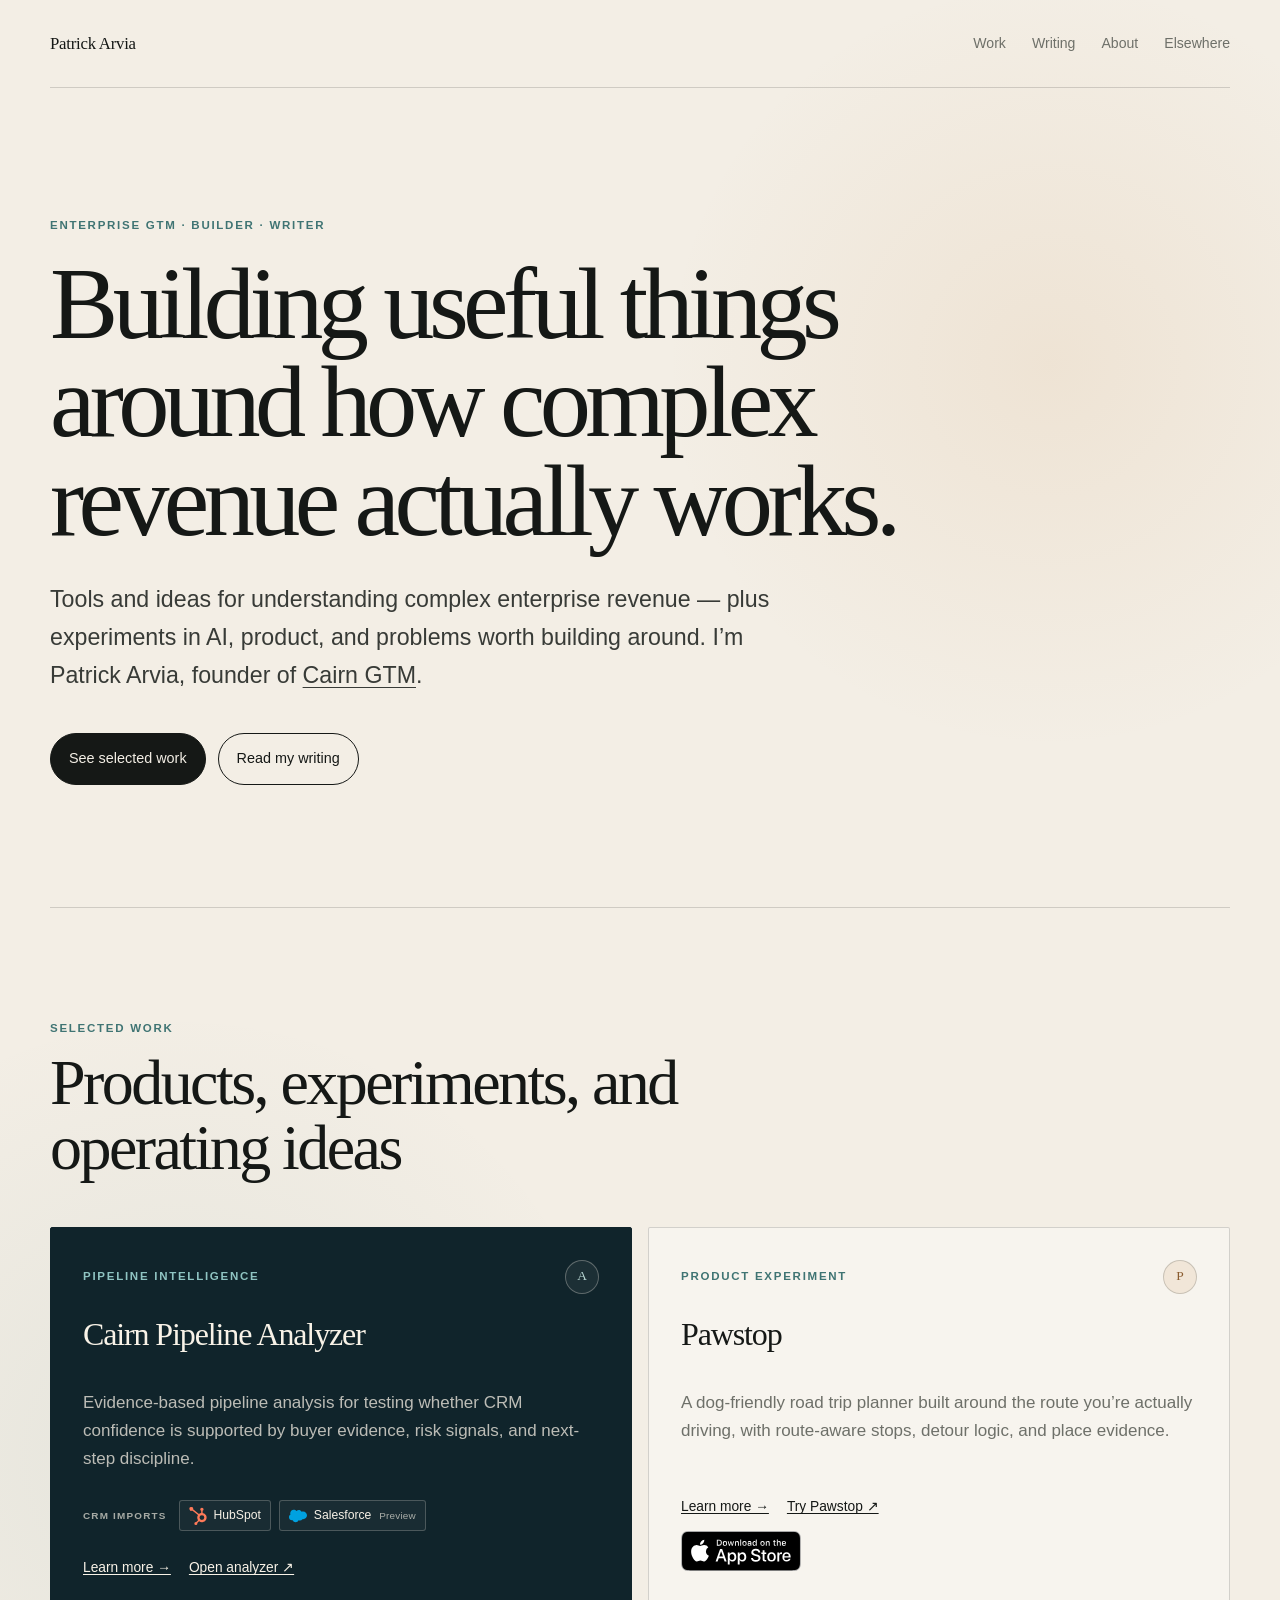
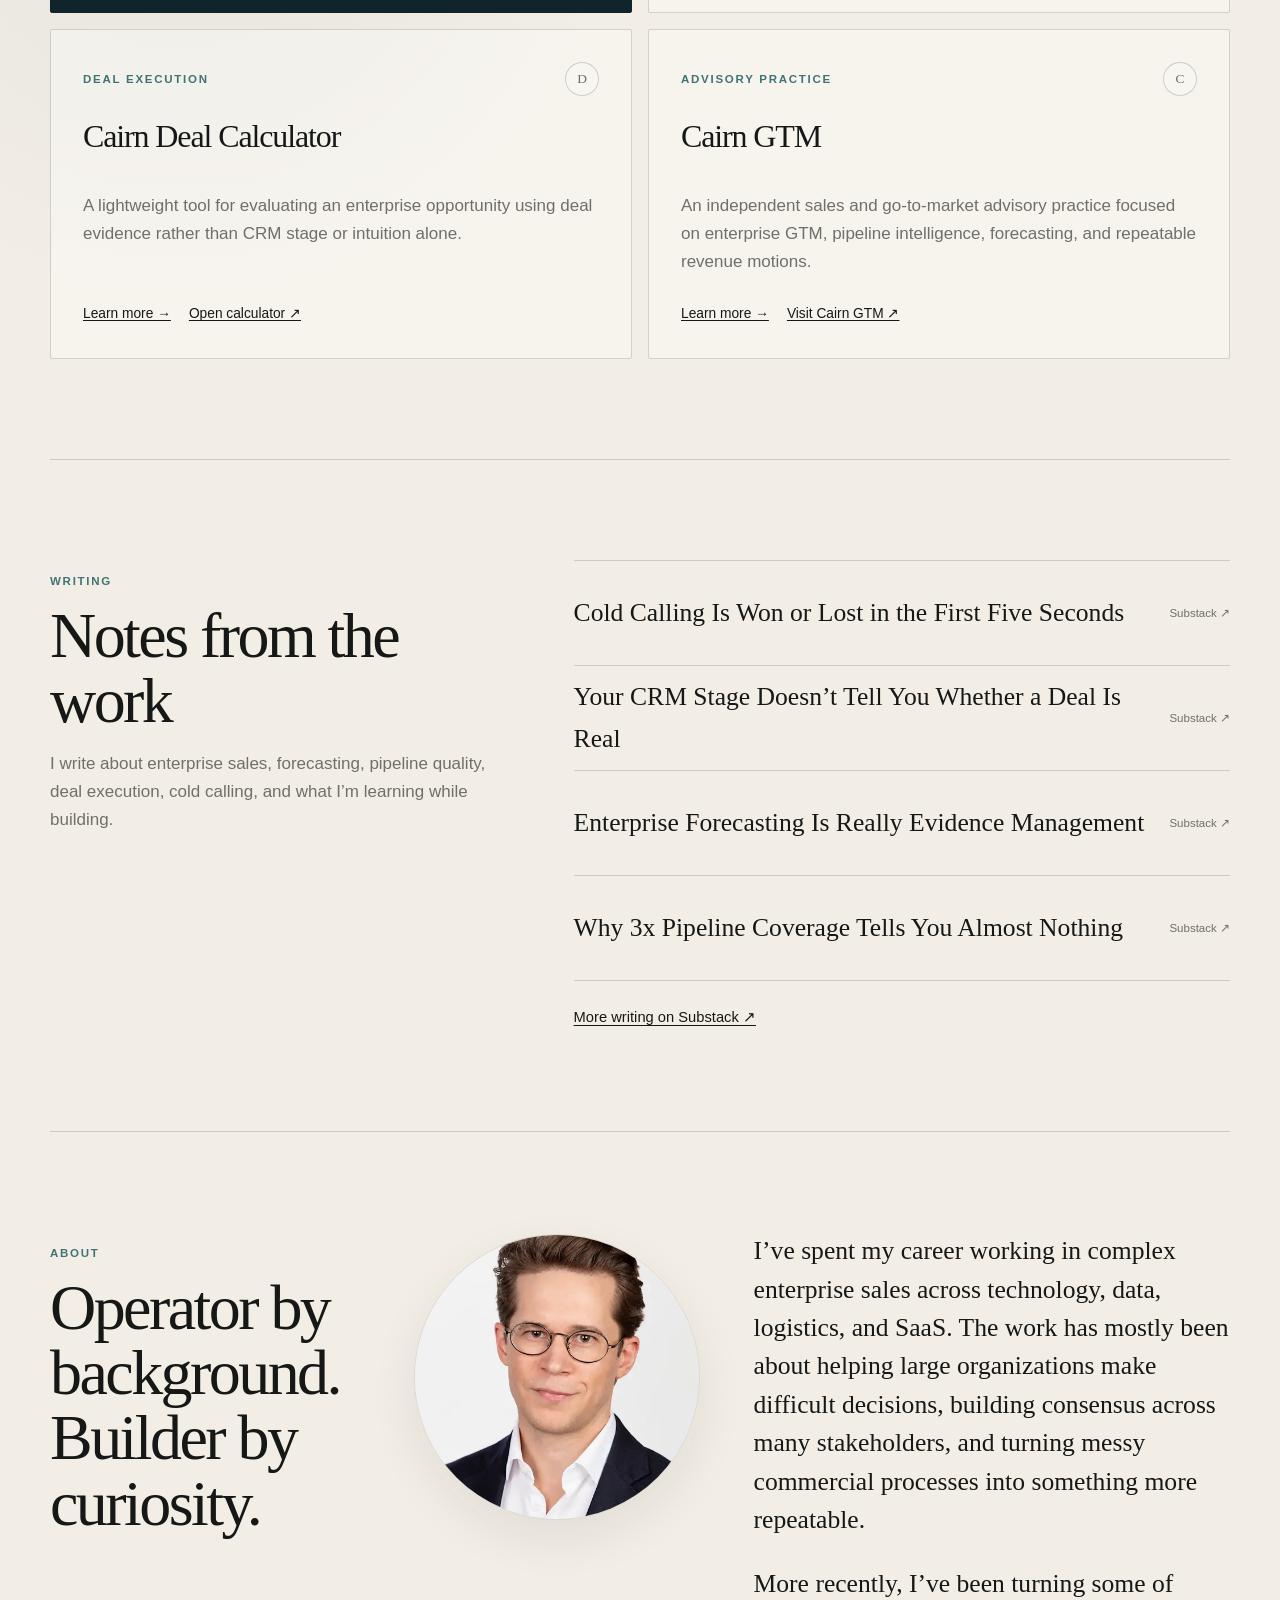
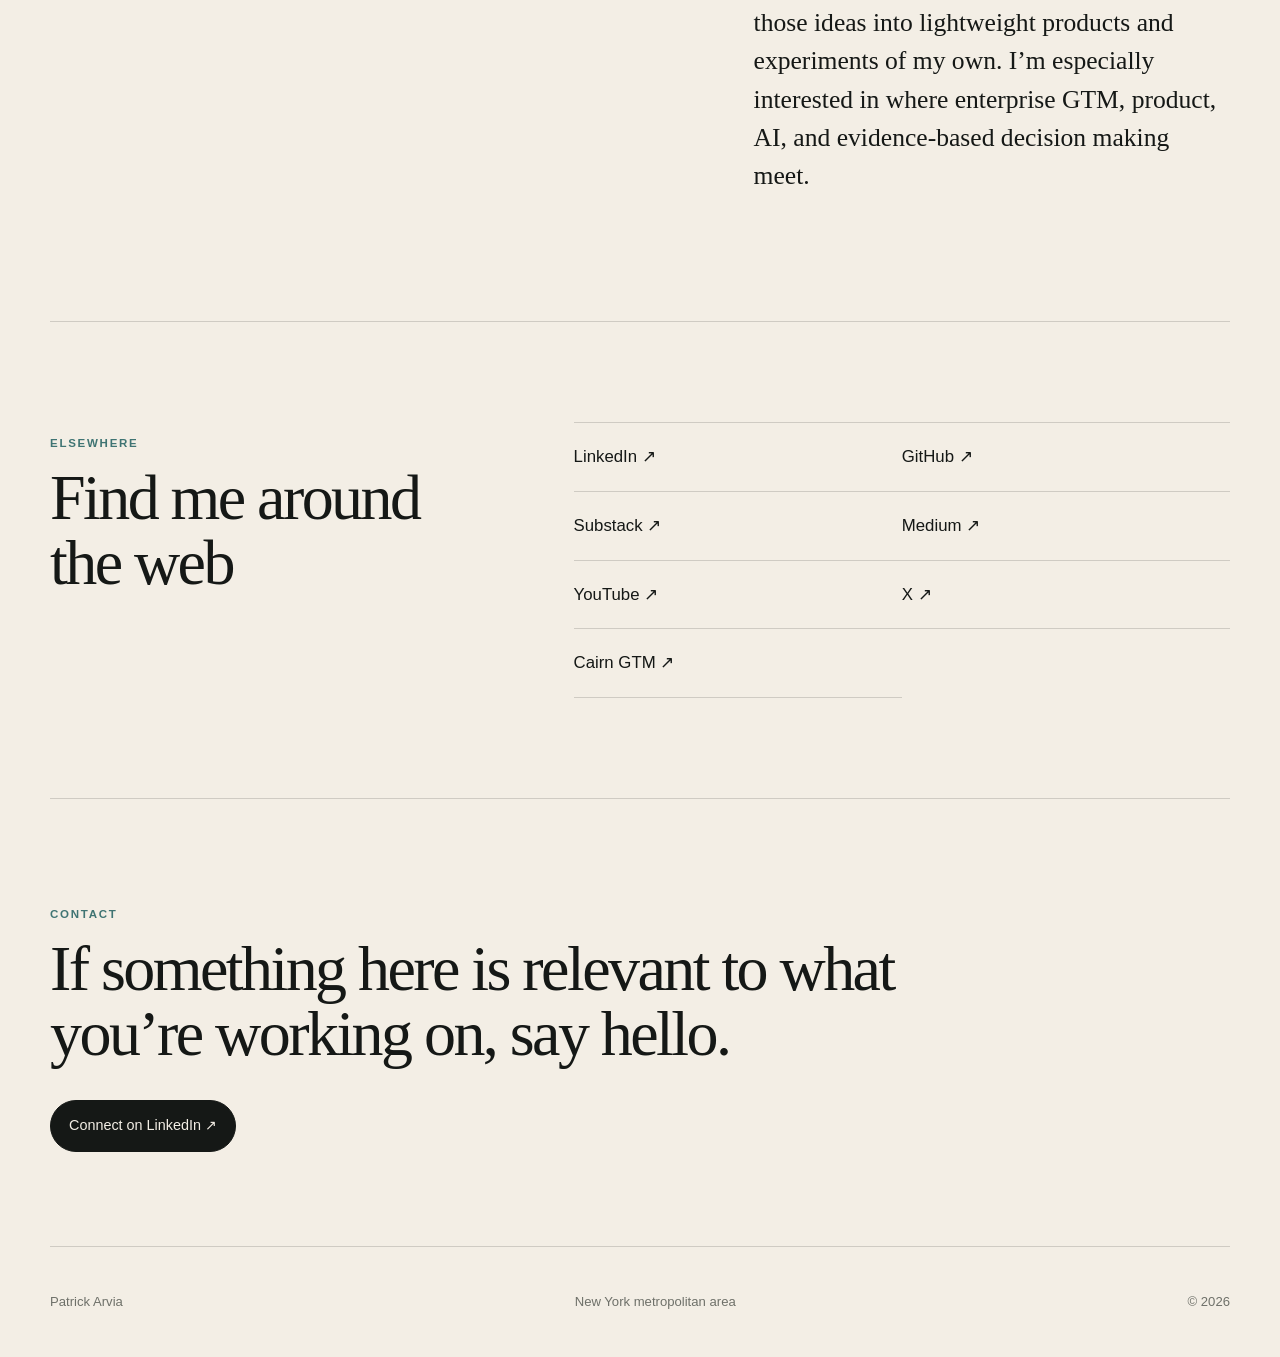
<file: index.html>
<!doctype html>
<html lang="en">
<head>
  <meta charset="utf-8" />
  <meta name="viewport" content="width=device-width, initial-scale=1" />
  <title>Patrick Arvia | Enterprise GTM, Builder & Writer</title>
  <meta name="description" content="Patrick Arvia builds practical tools and writes about enterprise sales, pipeline intelligence, forecasting, GTM, AI, and product experiments." />
  <link rel="canonical" href="https://patrickarvia.com/" />
  <link rel="icon" href="/favicon-96.png" sizes="96x96" type="image/png" />
  <link rel="icon" href="/favicon.svg" type="image/svg+xml" />
  <meta name="robots" content="index,follow,max-image-preview:large" />
  <meta name="author" content="Patrick Arvia" />
  <meta name="google-site-verification" content="e3fNolN5O4qyFD_nFinYazwXDaSnT1sJTCx2RVcK1So" />

  <meta property="og:type" content="website" />
  <meta property="og:title" content="Patrick Arvia | Enterprise GTM, Builder & Writer" />
  <meta property="og:description" content="Work, writing, projects, and ideas across enterprise GTM, pipeline intelligence, forecasting, and practical AI tools." />
  <meta property="og:url" content="https://patrickarvia.com/" />
  <meta property="og:site_name" content="Patrick Arvia" />
  <meta property="og:image" content="https://patrickarvia.com/assets/patrick-arvia-professional-headshot.webp" />
  <meta property="og:image:alt" content="Patrick Arvia" />
  <meta name="twitter:card" content="summary_large_image" />
  <meta name="twitter:title" content="Patrick Arvia | Enterprise GTM, Builder & Writer" />
  <meta name="twitter:description" content="Work, writing, projects, and ideas across enterprise GTM, pipeline intelligence, forecasting, and practical AI tools." />
  <meta name="twitter:image" content="https://patrickarvia.com/assets/patrick-arvia-professional-headshot.webp" />
  <meta name="twitter:image:alt" content="Patrick Arvia" />

  <link rel="stylesheet" href="/styles.css" />

  <script type="application/ld+json">
  {
    "@context": "https://schema.org",
    "@type": "WebSite",
    "name": "Patrick Arvia",
    "alternateName": "patrickarvia.com",
    "url": "https://patrickarvia.com/"
  }
  </script>

  <script type="application/ld+json">
  {
    "@context": "https://schema.org",
    "@type": "Person",
    "name": "Patrick Arvia",
    "url": "https://patrickarvia.com/",
    "image": "https://patrickarvia.com/assets/patrick-arvia-professional-headshot.webp",
    "jobTitle": "Enterprise GTM Operator",
    "knowsAbout": [
      "Enterprise sales",
      "Go-to-market strategy",
      "Pipeline intelligence",
      "Sales forecasting",
      "Artificial intelligence tools",
      "Product building"
    ],
    "affiliation": {
      "@type": "Organization",
      "name": "Cairn GTM",
      "url": "https://cairngtm.com/"
    },
    "sameAs": [
      "https://www.linkedin.com/in/patrickarvia",
      "https://github.com/patrickarvia",
      "https://patrickarvia.substack.com",
      "https://medium.com/@patrickarvia",
      "https://www.youtube.com/@patrickarvia",
      "https://x.com/patrickarvia"
    ]
  }
  </script>
</head>
<body>
  <header class="site-header">
    <a class="brand" href="/" aria-label="Patrick Arvia home">Patrick Arvia</a>
    <nav aria-label="Primary navigation">
      <a href="#work">Work</a>
      <a href="#writing">Writing</a>
      <a href="#about">About</a>
      <a href="#elsewhere">Elsewhere</a>
    </nav>
  </header>

  <main>
    <section class="hero shell">
      <div class="eyebrow">Enterprise GTM · Builder · Writer</div>
      <h1>Building useful things around how complex revenue actually works.</h1>
      <p class="hero-copy">
        Tools and ideas for understanding complex enterprise revenue — plus experiments in AI, product, and problems worth building around.
        I’m Patrick Arvia, founder of <a href="https://cairngtm.com/" target="_blank" rel="noreferrer">Cairn GTM</a>.
      </p>
      <div class="hero-links">
        <a class="button primary" href="#work">See selected work</a>
        <a class="button secondary" href="https://patrickarvia.substack.com" target="_blank" rel="noreferrer">Read my writing</a>
      </div>
    </section>

    <section id="work" class="section shell">
      <div class="section-heading">
        <p class="section-kicker">Selected work</p>
        <h2>Products, experiments, and operating ideas</h2>
      </div>

      <div class="work-grid">
        <article class="work-card featured">
          <div class="card-topline">
            <div class="card-meta">Pipeline intelligence</div>
            <span class="project-mark" aria-hidden="true">A</span>
          </div>
          <h3>Cairn Pipeline Analyzer</h3>
          <p>Evidence-based pipeline analysis for testing whether CRM confidence is supported by buyer evidence, risk signals, and next-step discipline.</p>
          <div class="work-integrations" aria-label="Pipeline Analyzer CRM integrations">
            <span class="work-integrations-label">CRM imports</span>
            <span class="work-integrations-brand"><img src="/assets/hubspot-mark.svg" alt="" width="18" height="18" loading="lazy" />HubSpot</span>
            <span class="work-integrations-brand"><img src="/assets/salesforce-mark.svg" alt="" width="18" height="18" loading="lazy" />Salesforce <small>Preview</small></span>
          </div>
          <div class="card-links">
            <a href="/pipeline-analyzer/">Learn more →</a>
            <a href="https://cairn-pipeline-analyzer.vercel.app/" target="_blank" rel="noreferrer">Open analyzer ↗</a>
          </div>
        </article>

        <article class="work-card">
          <div class="card-topline">
            <div class="card-meta">Product experiment</div>
            <span class="project-mark paw" aria-hidden="true">P</span>
          </div>
          <h3>Pawstop</h3>
          <p>A dog-friendly road trip planner built around the route you’re actually driving, with route-aware stops, detour logic, and place evidence.</p>
          <div class="card-links">
            <a href="/pawstop/">Learn more →</a>
            <a href="https://pawstop-one.vercel.app/" target="_blank" rel="noreferrer">Try Pawstop ↗</a>
          </div>
          <div style="margin-top: 12px;">
            <a href="https://apps.apple.com/app/pawstop/id6838907500">
              <img src="/assets/app-store-badge.svg" width="120" height="40" alt="Download on the App Store">
            </a>
          </div>
        </article>

        <article class="work-card">
          <div class="card-topline">
            <div class="card-meta">Deal execution</div>
            <span class="project-mark" aria-hidden="true">D</span>
          </div>
          <h3>Cairn Deal Calculator</h3>
          <p>A lightweight tool for evaluating an enterprise opportunity using deal evidence rather than CRM stage or intuition alone.</p>
          <div class="card-links">
            <a href="/deal-calculator/">Learn more →</a>
            <a href="https://patrickarvia.github.io/cairn-pipeline-calculator/" target="_blank" rel="noreferrer">Open calculator ↗</a>
          </div>
        </article>

        <article class="work-card">
          <div class="card-topline">
            <div class="card-meta">Advisory practice</div>
            <span class="project-mark" aria-hidden="true">C</span>
          </div>
          <h3>Cairn GTM</h3>
          <p>An independent sales and go-to-market advisory practice focused on enterprise GTM, pipeline intelligence, forecasting, and repeatable revenue motions.</p>
          <div class="card-links">
            <a href="/consulting/">Learn more →</a>
            <a href="https://cairngtm.com/" target="_blank" rel="noreferrer">Visit Cairn GTM ↗</a>
          </div>
        </article>
      </div>
    </section>

    <section id="writing" class="section shell split-section">
      <div class="section-heading sticky-heading">
        <p class="section-kicker">Writing</p>
        <h2>Notes from the work</h2>
        <p>I write about enterprise sales, forecasting, pipeline quality, deal execution, cold calling, and what I’m learning while building.</p>
      </div>

      <div class="writing-list">
        <a class="writing-item" href="https://patrickarvia.substack.com/p/cold-calling-is-won-or-lost-in-the" target="_blank" rel="noreferrer">
          <span>Cold Calling Is Won or Lost in the First Five Seconds</span>
          <span class="arrow">Substack ↗</span>
        </a>
        <a class="writing-item" href="https://patrickarvia.substack.com/p/your-crm-stage-doesnt-tell-you-whether" target="_blank" rel="noreferrer">
          <span>Your CRM Stage Doesn’t Tell You Whether a Deal Is Real</span>
          <span class="arrow">Substack ↗</span>
        </a>
        <a class="writing-item" href="https://patrickarvia.substack.com/p/enterprise-forecasting-is-really" target="_blank" rel="noreferrer">
          <span>Enterprise Forecasting Is Really Evidence Management</span>
          <span class="arrow">Substack ↗</span>
        </a>
        <a class="writing-item" href="https://patrickarvia.substack.com/p/why-3x-pipeline-coverage-tells-you" target="_blank" rel="noreferrer">
          <span>Why 3x Pipeline Coverage Tells You Almost Nothing</span>
          <span class="arrow">Substack ↗</span>
        </a>
        <a class="writing-more" href="https://patrickarvia.substack.com" target="_blank" rel="noreferrer">More writing on Substack ↗</a>
      </div>
    </section>

    <section id="about" class="section shell about">
      <div class="section-heading">
        <p class="section-kicker">About</p>
        <h2>Operator by background. Builder by curiosity.</h2>
      </div>

      <figure class="about-portrait">
        <img src="/assets/patrick-arvia-professional-headshot.webp" alt="Patrick Arvia" width="700" height="700" loading="lazy" />
      </figure>

      <div class="about-copy">
        <p>
          I’ve spent my career working in complex enterprise sales across technology, data, logistics, and SaaS. The work has mostly been about helping large organizations make difficult decisions, building consensus across many stakeholders, and turning messy commercial processes into something more repeatable.
        </p>
        <p>
          More recently, I’ve been turning some of those ideas into lightweight products and experiments of my own. I’m especially interested in where enterprise GTM, product, AI, and evidence-based decision making meet.
        </p>
      </div>
    </section>

    <section id="elsewhere" class="section shell elsewhere">
      <div class="section-heading">
        <p class="section-kicker">Elsewhere</p>
        <h2>Find me around the web</h2>
      </div>
      <div class="elsewhere-links">
        <a href="https://www.linkedin.com/in/patrickarvia" target="_blank" rel="noreferrer">LinkedIn ↗</a>
        <a href="https://github.com/patrickarvia" target="_blank" rel="noreferrer">GitHub ↗</a>
        <a href="https://patrickarvia.substack.com" target="_blank" rel="noreferrer">Substack ↗</a>
        <a href="https://medium.com/@patrickarvia" target="_blank" rel="noreferrer">Medium ↗</a>
        <a href="https://www.youtube.com/@patrickarvia" target="_blank" rel="noreferrer">YouTube ↗</a>
        <a href="https://x.com/patrickarvia" target="_blank" rel="noreferrer">X ↗</a>
        <a href="https://cairngtm.com/" target="_blank" rel="noreferrer">Cairn GTM ↗</a>
      </div>
    </section>

    <section class="section shell contact">
      <p class="section-kicker">Contact</p>
      <h2>If something here is relevant to what you’re working on, say hello.</h2>
      <a class="button primary" href="https://www.linkedin.com/in/patrickarvia" target="_blank" rel="noreferrer">Connect on LinkedIn ↗</a>
    </section>
  </main>

  <footer class="site-footer shell">
    <span>Patrick Arvia</span>
    <span>New York metropolitan area</span>
    <span>© 2026</span>
  </footer>
</body>
</html>
</file>
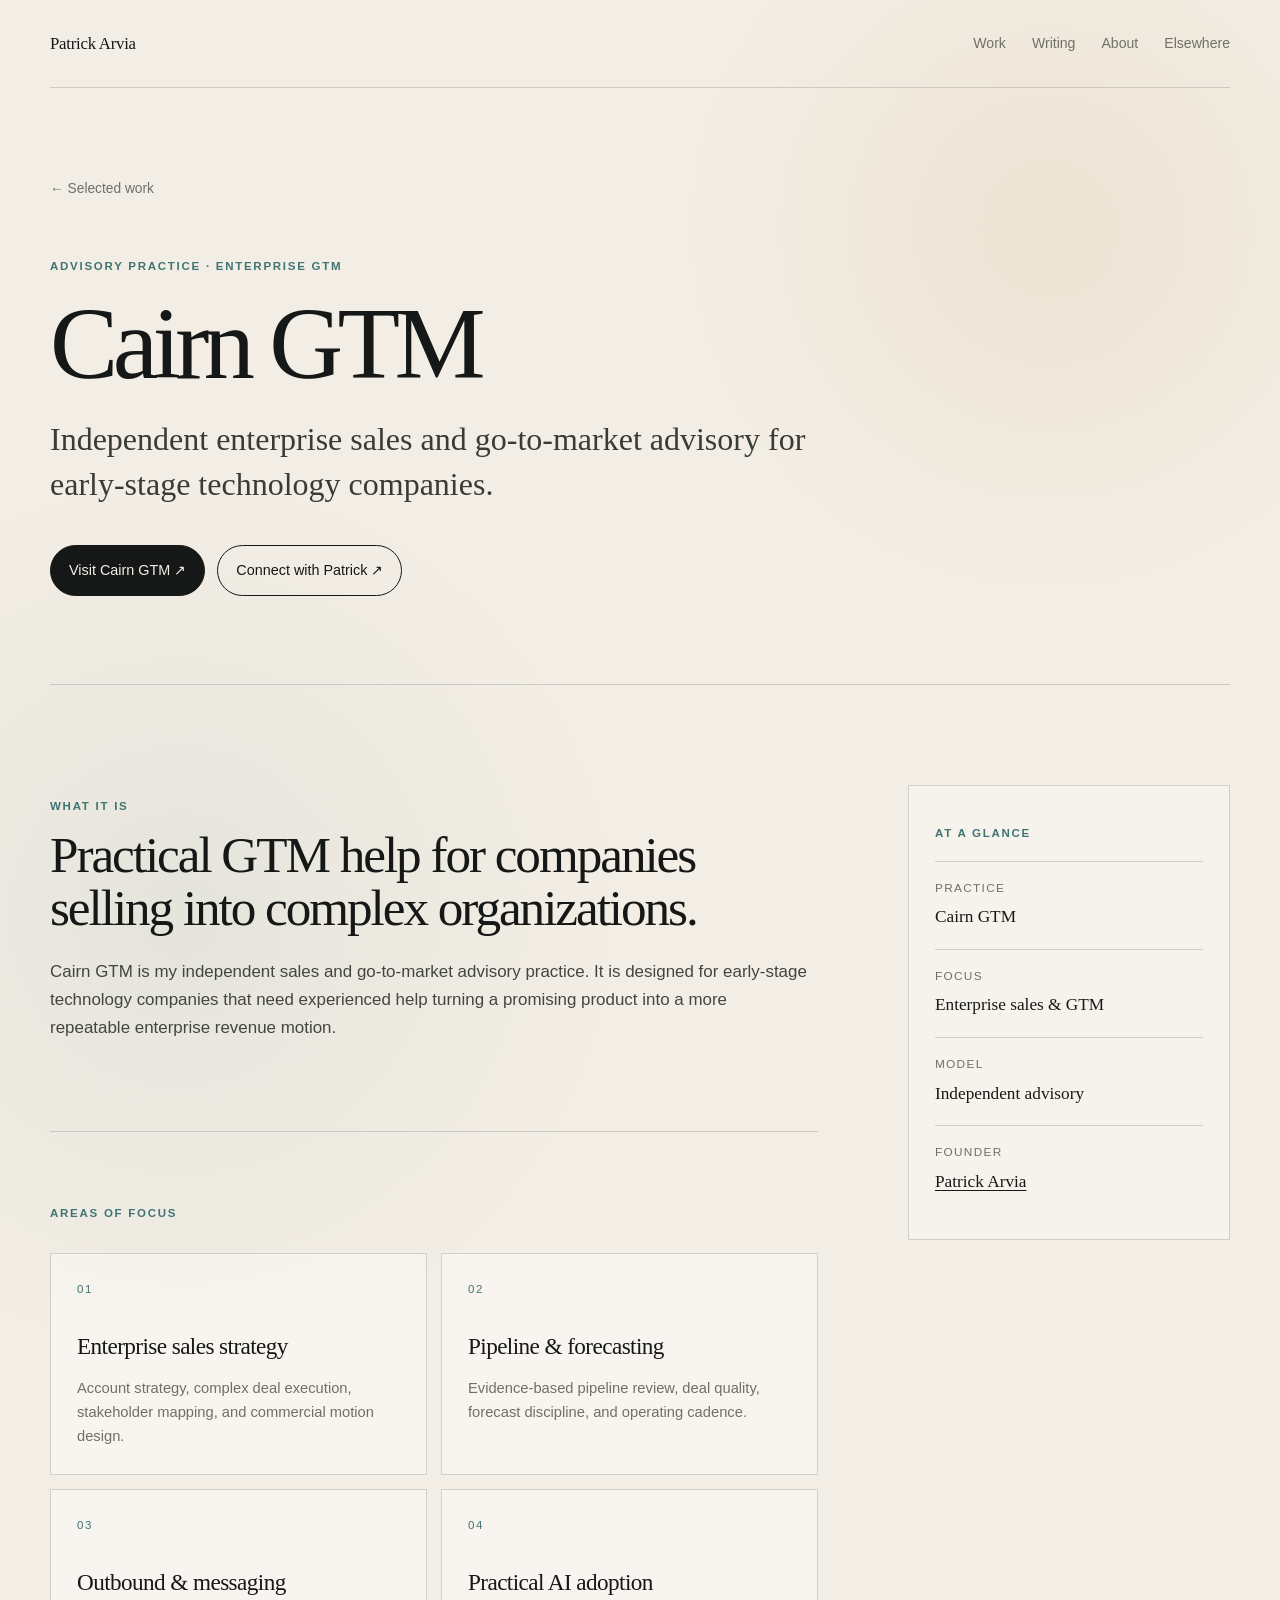
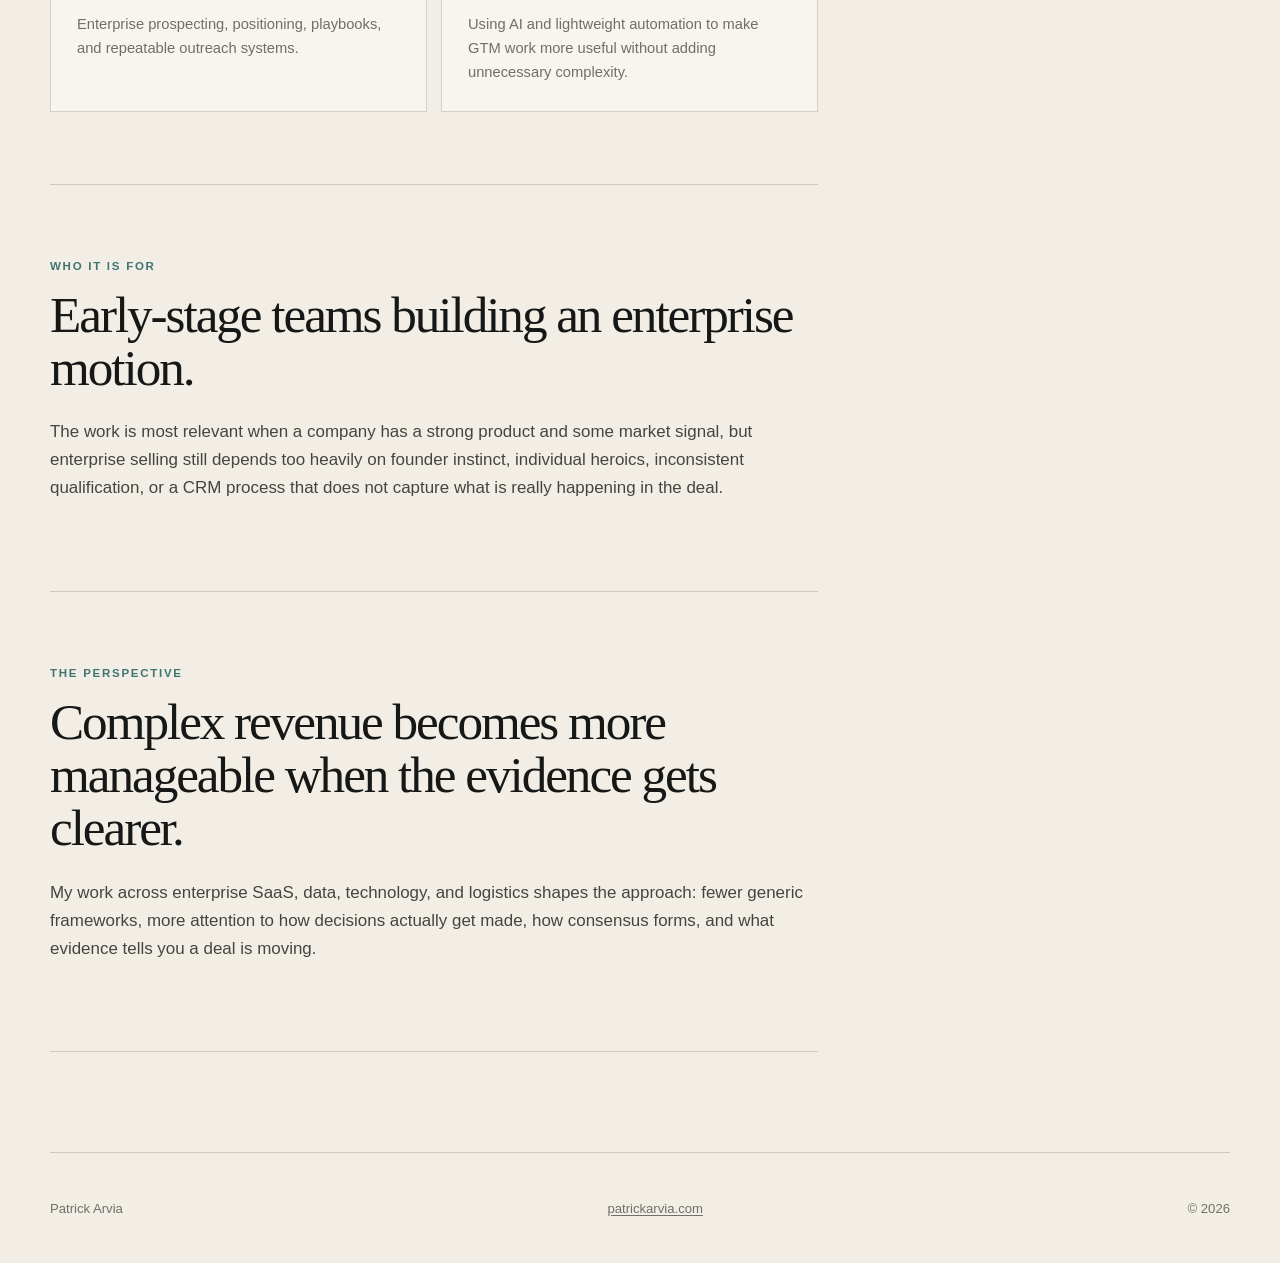
<file: consulting/index.html>
<!doctype html>
<html lang="en">
<head>
  <meta charset="utf-8" />
  <meta name="viewport" content="width=device-width, initial-scale=1" />
  <title>Cairn GTM | Enterprise Sales & Go-to-Market Consulting</title>
  <meta name="description" content="Cairn GTM is Patrick Arvia’s enterprise sales and go-to-market advisory practice for early-stage technology companies building repeatable revenue motions." />
  <link rel="canonical" href="https://patrickarvia.com/consulting/" />
  <link rel="icon" href="/favicon-96.png" sizes="96x96" type="image/png" />
  <link rel="icon" href="/favicon.svg" type="image/svg+xml" />
  <meta name="robots" content="index,follow,max-image-preview:large" />
  <meta name="author" content="Patrick Arvia" />
  <meta property="og:type" content="website" />
  <meta property="og:title" content="Cairn GTM | Enterprise Sales & Go-to-Market Consulting" />
  <meta property="og:description" content="Independent enterprise sales and GTM advisory for early-stage technology companies." />
  <meta property="og:url" content="https://patrickarvia.com/consulting/" />
  <meta property="og:site_name" content="Patrick Arvia" />
  <meta name="twitter:card" content="summary" />
  <meta name="twitter:title" content="Cairn GTM | Enterprise Sales & GTM Consulting" />
  <meta name="twitter:description" content="Independent enterprise sales and GTM advisory for early-stage technology companies." />
  <link rel="stylesheet" href="/styles.css" />
  <script type="application/ld+json">
  {
    "@context": "https://schema.org",
    "@type": "ProfessionalService",
    "name": "Cairn GTM",
    "url": "https://cairngtm.com/",
    "description": "An independent enterprise sales and go-to-market advisory practice supporting early-stage technology companies with enterprise sales strategy, pipeline, forecasting, outbound, sales process, and practical AI adoption.",
    "founder": {
      "@type": "Person",
      "name": "Patrick Arvia",
      "url": "https://patrickarvia.com/"
    },
    "sameAs": [
      "https://cairngtm.com/"
    ]
  }
  </script>
</head>
<body>
  <header class="site-header">
    <a class="brand" href="/" aria-label="Patrick Arvia home">Patrick Arvia</a>
    <nav aria-label="Primary navigation">
      <a href="/#work">Work</a>
      <a href="/#writing">Writing</a>
      <a href="/#about">About</a>
      <a href="/#elsewhere">Elsewhere</a>
    </nav>
  </header>

  <main>
    <section class="product-hero shell">
      <a class="breadcrumb" href="/#work">← Selected work</a>
      <div class="eyebrow">Advisory practice · Enterprise GTM</div>
      <h1>Cairn GTM</h1>
      <p class="product-lede">Independent enterprise sales and go-to-market advisory for early-stage technology companies.</p>
      <div class="hero-links">
        <a class="button primary" href="https://cairngtm.com/" target="_blank" rel="noreferrer">Visit Cairn GTM ↗</a>
        <a class="button secondary" href="https://www.linkedin.com/in/patrickarvia" target="_blank" rel="noreferrer">Connect with Patrick ↗</a>
      </div>
    </section>

    <section class="section shell product-layout">
      <div class="product-main">
        <div class="product-section">
          <p class="section-kicker">What it is</p>
          <h2>Practical GTM help for companies selling into complex organizations.</h2>
          <p>Cairn GTM is my independent sales and go-to-market advisory practice. It is designed for early-stage technology companies that need experienced help turning a promising product into a more repeatable enterprise revenue motion.</p>
        </div>

        <div class="product-section">
          <p class="section-kicker">Areas of focus</p>
          <div class="product-grid">
            <div><span>01</span><h3>Enterprise sales strategy</h3><p>Account strategy, complex deal execution, stakeholder mapping, and commercial motion design.</p></div>
            <div><span>02</span><h3>Pipeline & forecasting</h3><p>Evidence-based pipeline review, deal quality, forecast discipline, and operating cadence.</p></div>
            <div><span>03</span><h3>Outbound & messaging</h3><p>Enterprise prospecting, positioning, playbooks, and repeatable outreach systems.</p></div>
            <div><span>04</span><h3>Practical AI adoption</h3><p>Using AI and lightweight automation to make GTM work more useful without adding unnecessary complexity.</p></div>
          </div>
        </div>

        <div class="product-section">
          <p class="section-kicker">Who it is for</p>
          <h2>Early-stage teams building an enterprise motion.</h2>
          <p>The work is most relevant when a company has a strong product and some market signal, but enterprise selling still depends too heavily on founder instinct, individual heroics, inconsistent qualification, or a CRM process that does not capture what is really happening in the deal.</p>
        </div>

        <div class="product-section">
          <p class="section-kicker">The perspective</p>
          <h2>Complex revenue becomes more manageable when the evidence gets clearer.</h2>
          <p>My work across enterprise SaaS, data, technology, and logistics shapes the approach: fewer generic frameworks, more attention to how decisions actually get made, how consensus forms, and what evidence tells you a deal is moving.</p>
        </div>
      </div>

      <aside class="product-facts">
        <p class="section-kicker">At a glance</p>
        <dl>
          <div><dt>Practice</dt><dd>Cairn GTM</dd></div>
          <div><dt>Focus</dt><dd>Enterprise sales & GTM</dd></div>
          <div><dt>Model</dt><dd>Independent advisory</dd></div>
          <div><dt>Founder</dt><dd><a href="/">Patrick Arvia</a></dd></div>
        </dl>
      </aside>
    </section>
  </main>

  <footer class="site-footer shell">
    <span>Patrick Arvia</span>
    <a href="/">patrickarvia.com</a>
    <span>© 2026</span>
  </footer>
</body>
</html>
</file>
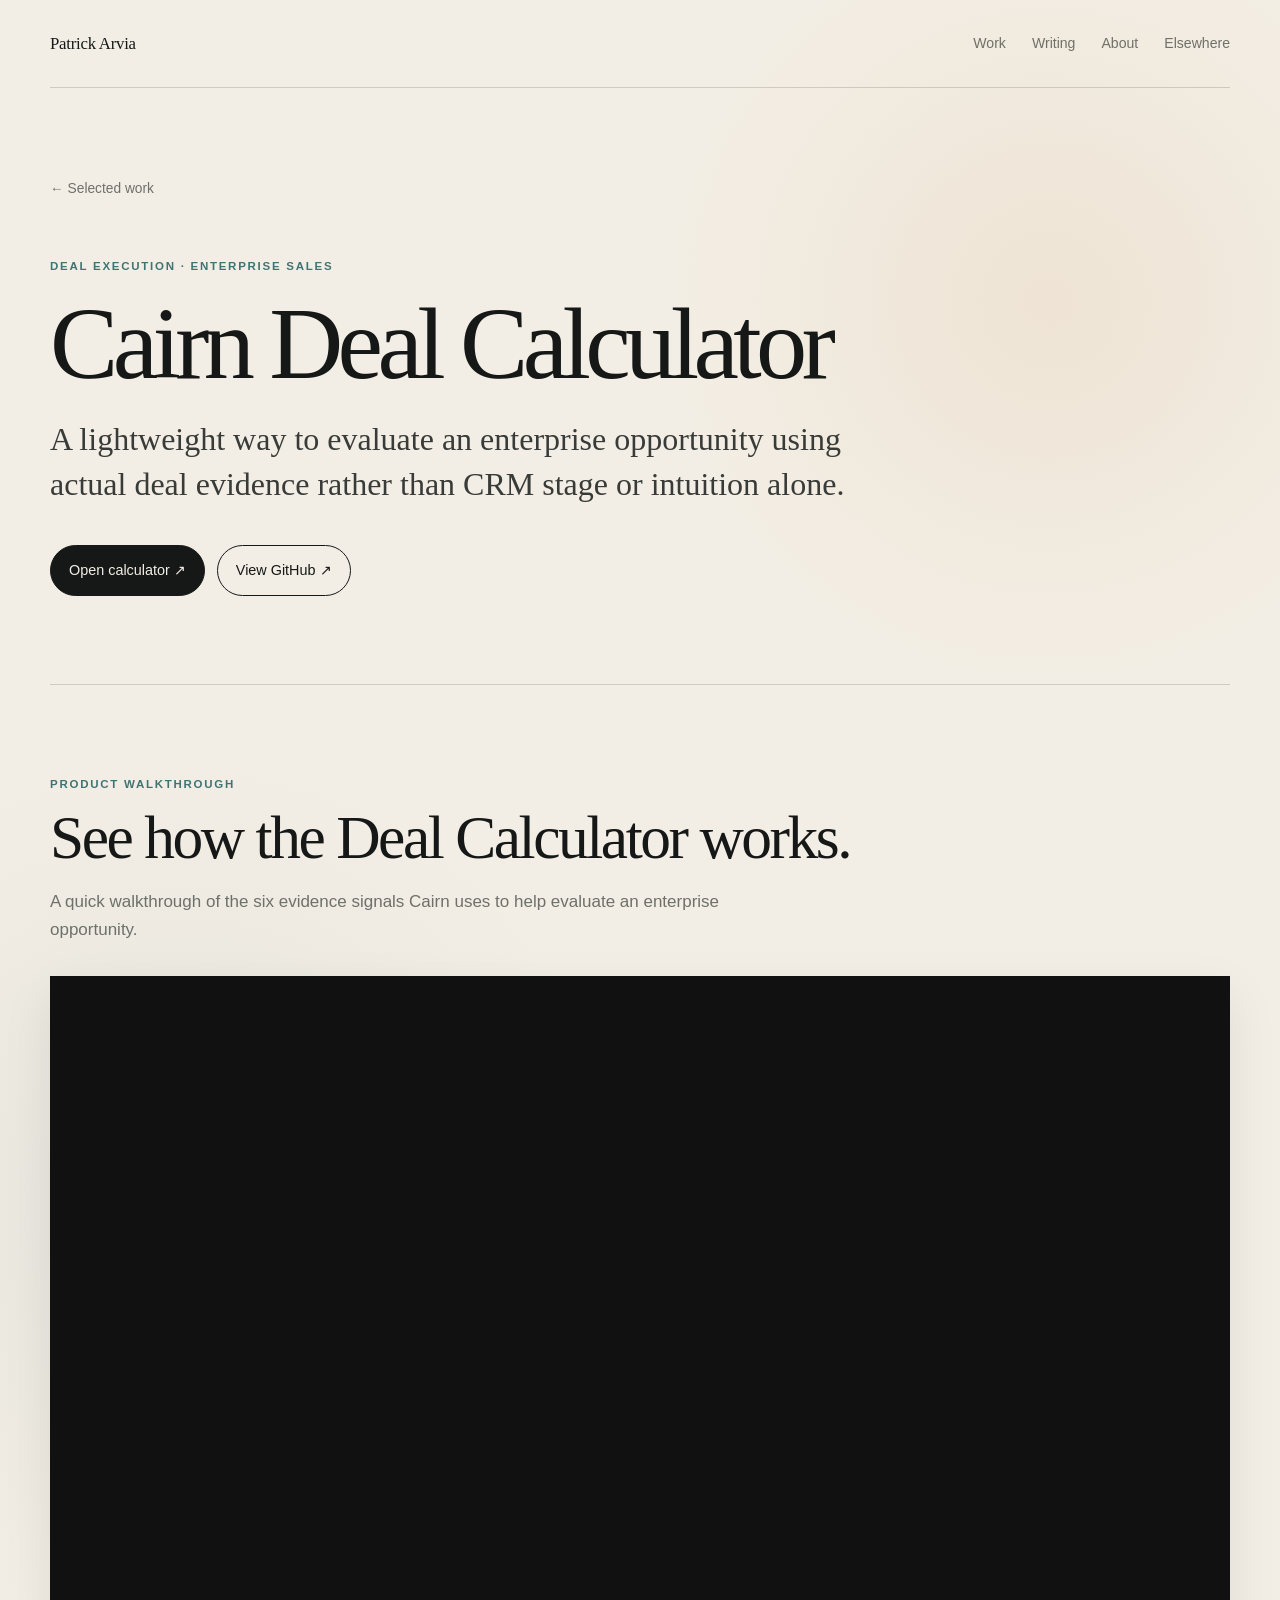
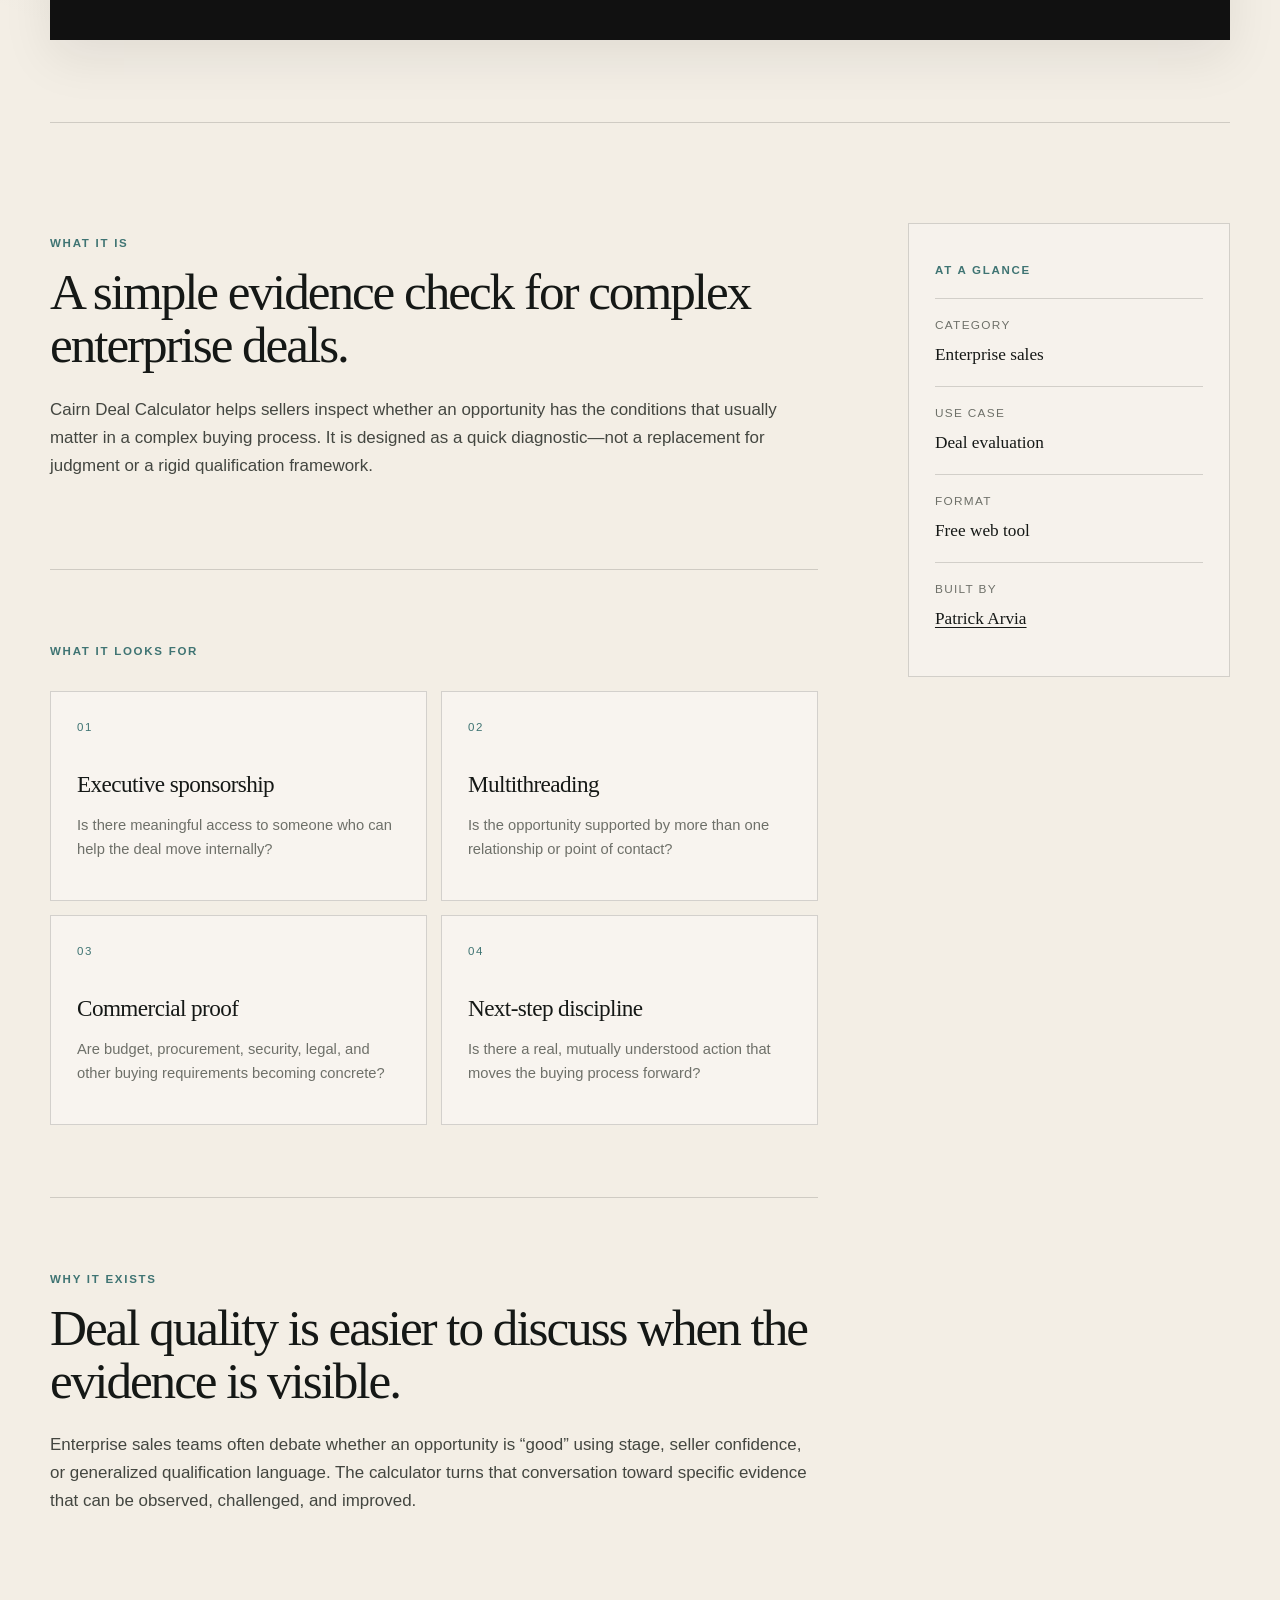
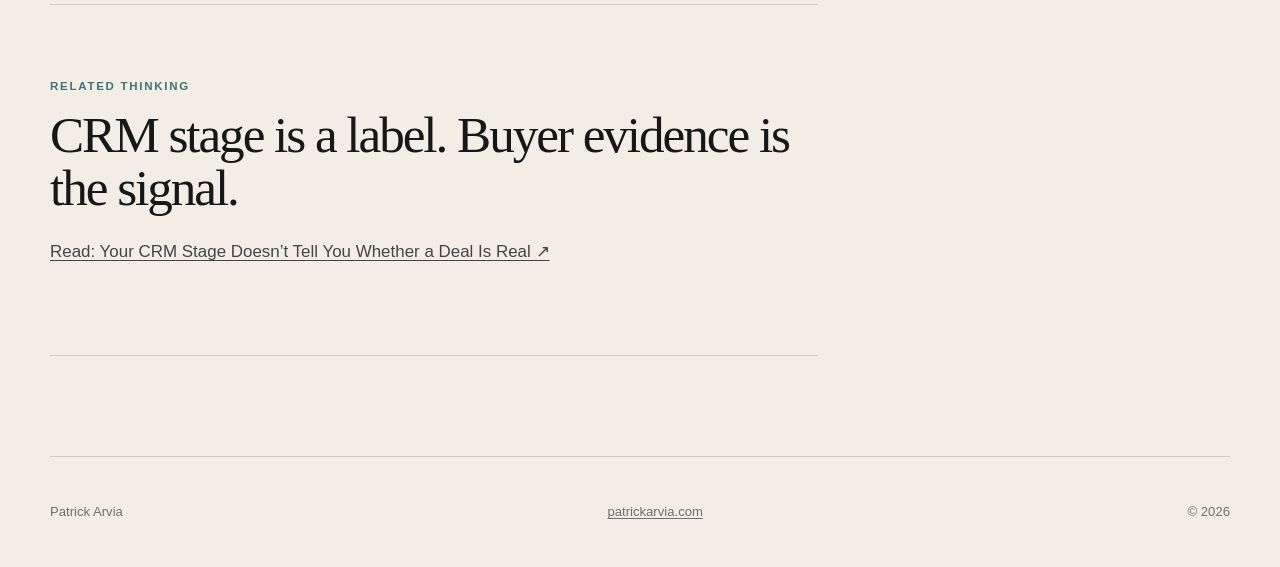
<file: deal-calculator/index.html>
<!doctype html>
<html lang="en">
<head>
  <meta charset="utf-8" />
  <meta name="viewport" content="width=device-width, initial-scale=1" />
  <title>Cairn Deal Calculator | Enterprise Sales Deal Evaluation Tool</title>
  <meta name="description" content="Cairn Deal Calculator helps enterprise sellers evaluate opportunities using evidence across sponsorship, stakeholders, budget, buying process, and next steps." />
  <link rel="canonical" href="https://patrickarvia.com/deal-calculator/" />
  <link rel="icon" href="/favicon-96.png" sizes="96x96" type="image/png" />
  <link rel="icon" href="/favicon.svg" type="image/svg+xml" />
  <meta name="robots" content="index,follow,max-image-preview:large" />
  <meta name="author" content="Patrick Arvia" />
  <meta property="og:type" content="website" />
  <meta property="og:title" content="Cairn Deal Calculator | Enterprise Sales Deal Evaluation" />
  <meta property="og:description" content="Evaluate an enterprise opportunity using deal evidence rather than CRM stage alone." />
  <meta property="og:url" content="https://patrickarvia.com/deal-calculator/" />
  <meta property="og:site_name" content="Patrick Arvia" />
  <meta name="twitter:card" content="summary" />
  <meta name="twitter:title" content="Cairn Deal Calculator" />
  <meta name="twitter:description" content="A lightweight enterprise sales deal evaluation tool." />
  <link rel="stylesheet" href="/styles.css" />
  <script type="application/ld+json">
  {
    "@context": "https://schema.org",
    "@type": "SoftwareApplication",
    "name": "Cairn Deal Calculator",
    "url": "https://patrickarvia.com/deal-calculator/",
    "description": "A lightweight enterprise sales tool for evaluating an opportunity using actual deal evidence such as sponsorship, multithreading, budget, procurement, security, legal, and next steps.",
    "applicationCategory": "BusinessApplication",
    "operatingSystem": "Web",
    "author": {
      "@type": "Person",
      "name": "Patrick Arvia",
      "url": "https://patrickarvia.com/"
    },
    "sameAs": [
      "https://patrickarvia.github.io/cairn-pipeline-calculator/",
      "https://github.com/patrickarvia/cairn-pipeline-calculator"
    ]
  }
  </script>
  <script type="application/ld+json">
  {
    "@context": "https://schema.org",
    "@type": "VideoObject",
    "name": "Cairn Deal Calculator | Is Your Deal Actually Qualified?",
    "description": "A walkthrough of Cairn Deal Calculator showing how enterprise sellers can evaluate deal quality using buyer evidence rather than CRM stage or intuition alone.",
    "thumbnailUrl": "https://i.ytimg.com/vi/y_eQiwgN9p4/maxresdefault.jpg",
    "uploadDate": "2026-10-29T20:40:57Z",
    "duration": "PT1M1S",
    "embedUrl": "https://www.youtube.com/embed/y_eQiwgN9p4",
    "contentUrl": "https://www.youtube.com/watch?v=y_eQiwgN9p4"
  }
  </script>
</head>
<body>
  <header class="site-header">
    <a class="brand" href="/" aria-label="Patrick Arvia home">Patrick Arvia</a>
    <nav aria-label="Primary navigation">
      <a href="/#work">Work</a>
      <a href="/#writing">Writing</a>
      <a href="/#about">About</a>
      <a href="/#elsewhere">Elsewhere</a>
    </nav>
  </header>

  <main>
    <section class="product-hero shell">
      <a class="breadcrumb" href="/#work">← Selected work</a>
      <div class="eyebrow">Deal execution · Enterprise sales</div>
      <h1>Cairn Deal Calculator</h1>
      <p class="product-lede">A lightweight way to evaluate an enterprise opportunity using actual deal evidence rather than CRM stage or intuition alone.</p>
      <div class="hero-links">
        <a class="button primary" href="https://patrickarvia.github.io/cairn-pipeline-calculator/" target="_blank" rel="noreferrer">Open calculator ↗</a>
        <a class="button secondary" href="https://github.com/patrickarvia/cairn-pipeline-calculator" target="_blank" rel="noreferrer">View GitHub ↗</a>
      </div>
    </section>


    <section class="product-video-section shell" aria-labelledby="deal-walkthrough-title">
      <div class="product-video-heading">
        <p class="section-kicker">Product walkthrough</p>
        <h2 id="deal-walkthrough-title">See how the Deal Calculator works.</h2>
        <p>A quick walkthrough of the six evidence signals Cairn uses to help evaluate an enterprise opportunity.</p>
      </div>
      <div class="product-video-frame">
        <iframe
          src="https://www.youtube-nocookie.com/embed/y_eQiwgN9p4"
          title="Cairn Deal Calculator walkthrough"
          loading="lazy"
          allow="accelerometer; autoplay; clipboard-write; encrypted-media; gyroscope; picture-in-picture; web-share"
          referrerpolicy="strict-origin-when-cross-origin"
          allowfullscreen></iframe>
      </div>
    </section>

    <section class="section shell product-layout">
      <div class="product-main">
        <div class="product-section">
          <p class="section-kicker">What it is</p>
          <h2>A simple evidence check for complex enterprise deals.</h2>
          <p>Cairn Deal Calculator helps sellers inspect whether an opportunity has the conditions that usually matter in a complex buying process. It is designed as a quick diagnostic—not a replacement for judgment or a rigid qualification framework.</p>
        </div>

        <div class="product-section">
          <p class="section-kicker">What it looks for</p>
          <div class="product-grid">
            <div><span>01</span><h3>Executive sponsorship</h3><p>Is there meaningful access to someone who can help the deal move internally?</p></div>
            <div><span>02</span><h3>Multithreading</h3><p>Is the opportunity supported by more than one relationship or point of contact?</p></div>
            <div><span>03</span><h3>Commercial proof</h3><p>Are budget, procurement, security, legal, and other buying requirements becoming concrete?</p></div>
            <div><span>04</span><h3>Next-step discipline</h3><p>Is there a real, mutually understood action that moves the buying process forward?</p></div>
          </div>
        </div>

        <div class="product-section">
          <p class="section-kicker">Why it exists</p>
          <h2>Deal quality is easier to discuss when the evidence is visible.</h2>
          <p>Enterprise sales teams often debate whether an opportunity is “good” using stage, seller confidence, or generalized qualification language. The calculator turns that conversation toward specific evidence that can be observed, challenged, and improved.</p>
        </div>

        <div class="product-section">
          <p class="section-kicker">Related thinking</p>
          <h2>CRM stage is a label. Buyer evidence is the signal.</h2>
          <p><a href="https://patrickarvia.substack.com/p/your-crm-stage-doesnt-tell-you-whether" target="_blank" rel="noreferrer">Read: Your CRM Stage Doesn’t Tell You Whether a Deal Is Real ↗</a></p>
        </div>
      </div>

      <aside class="product-facts">
        <p class="section-kicker">At a glance</p>
        <dl>
          <div><dt>Category</dt><dd>Enterprise sales</dd></div>
          <div><dt>Use case</dt><dd>Deal evaluation</dd></div>
          <div><dt>Format</dt><dd>Free web tool</dd></div>
          <div><dt>Built by</dt><dd><a href="/">Patrick Arvia</a></dd></div>
        </dl>
      </aside>
    </section>
  </main>

  <footer class="site-footer shell">
    <span>Patrick Arvia</span>
    <a href="/">patrickarvia.com</a>
    <span>© 2026</span>
  </footer>
</body>
</html>
</file>
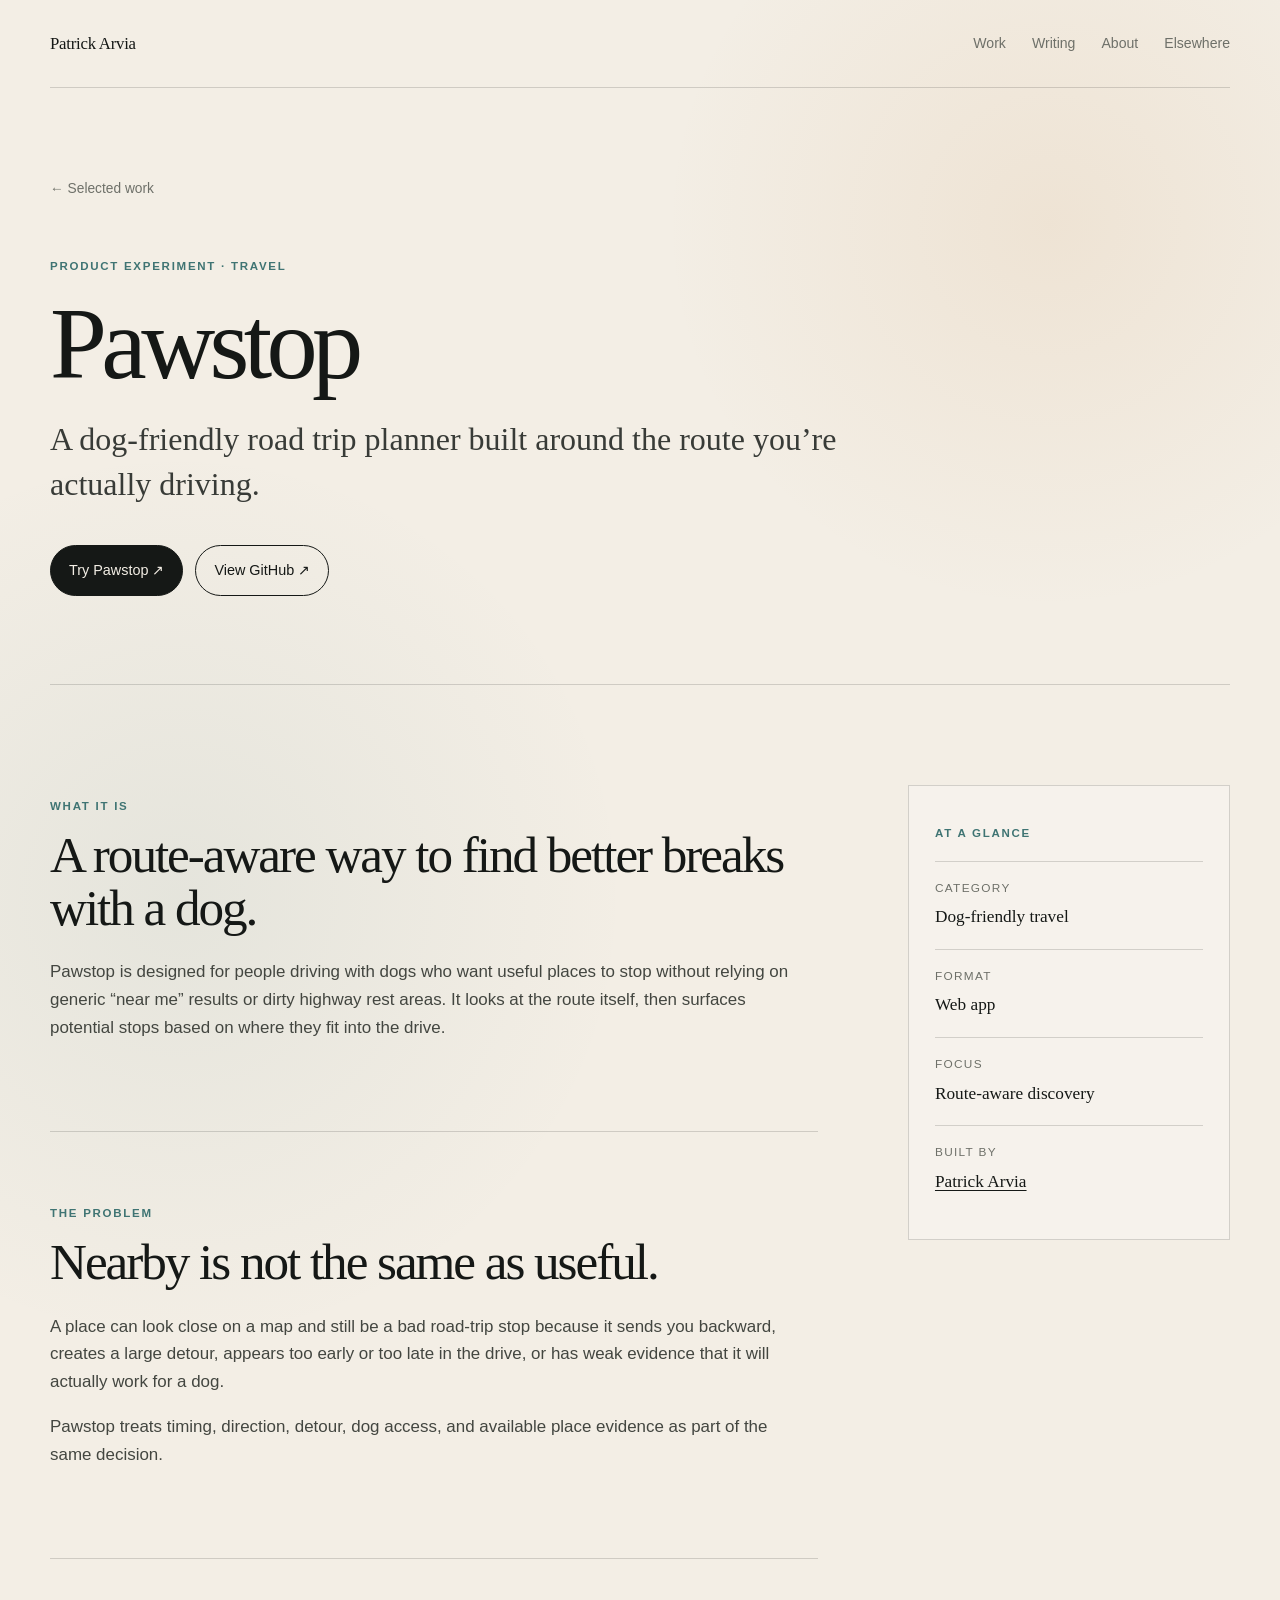
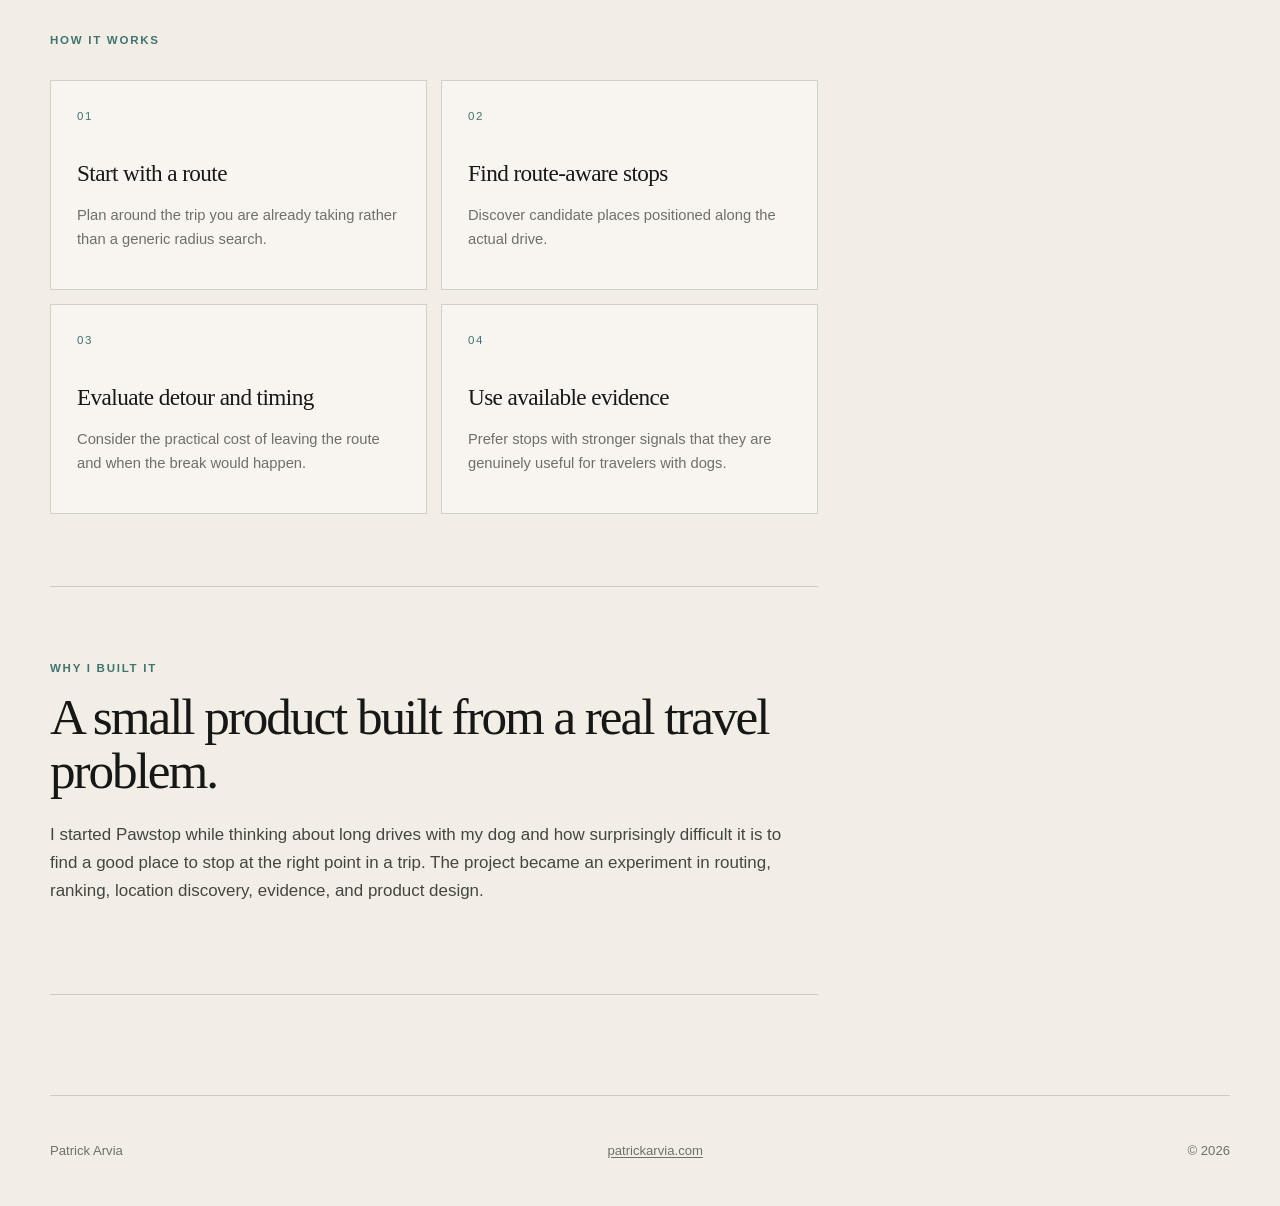
<file: pawstop/index.html>
<!doctype html>
<html lang="en">
<head>
  <meta charset="utf-8" />
  <meta name="viewport" content="width=device-width, initial-scale=1" />
  <title>Pawstop | Dog-Friendly Road Trip Planner by Patrick Arvia</title>
  <meta name="description" content="Pawstop is a route-aware dog-friendly road trip planner that finds useful stops using detour, timing, dog access, and place evidence." />
  <link rel="canonical" href="https://patrickarvia.com/pawstop/" />
  <link rel="icon" href="/favicon-96.png" sizes="96x96" type="image/png" />
  <link rel="icon" href="/favicon.svg" type="image/svg+xml" />
  <meta name="robots" content="index,follow,max-image-preview:large" />
  <meta name="author" content="Patrick Arvia" />
  <meta property="og:type" content="website" />
  <meta property="og:title" content="Pawstop | Dog-Friendly Road Trip Planner" />
  <meta property="og:description" content="A route-aware dog-friendly stop planner built around the road trip you’re actually driving." />
  <meta property="og:url" content="https://patrickarvia.com/pawstop/" />
  <meta property="og:site_name" content="Patrick Arvia" />
  <meta name="twitter:card" content="summary" />
  <meta name="twitter:title" content="Pawstop | Dog-Friendly Road Trip Planner" />
  <meta name="twitter:description" content="A route-aware dog-friendly stop planner built around the road trip you’re actually driving." />
  <link rel="stylesheet" href="/styles.css" />
  <script type="application/ld+json">
  {
    "@context": "https://schema.org",
    "@type": "SoftwareApplication",
    "name": "Pawstop",
    "url": "https://patrickarvia.com/pawstop/",
    "description": "Pawstop is a dog-friendly road trip planner that finds useful stops along the route a traveler is actually driving, using route-aware discovery, detour logic, timing, and place evidence.",
    "applicationCategory": "TravelApplication",
    "operatingSystem": "Web",
    "author": {
      "@type": "Person",
      "name": "Patrick Arvia",
      "url": "https://patrickarvia.com/"
    },
    "sameAs": [
      "https://pawstop-one.vercel.app/",
      "https://github.com/patrickarvia/pawstop"
    ]
  }
  </script>
</head>
<body>
  <header class="site-header">
    <a class="brand" href="/" aria-label="Patrick Arvia home">Patrick Arvia</a>
    <nav aria-label="Primary navigation">
      <a href="/#work">Work</a>
      <a href="/#writing">Writing</a>
      <a href="/#about">About</a>
      <a href="/#elsewhere">Elsewhere</a>
    </nav>
  </header>

  <main>
    <section class="product-hero shell">
      <a class="breadcrumb" href="/#work">← Selected work</a>
      <div class="eyebrow">Product experiment · Travel</div>
      <h1>Pawstop</h1>
      <p class="product-lede">A dog-friendly road trip planner built around the route you’re actually driving.</p>
      <div class="hero-links">
        <a class="button primary" href="https://pawstop-one.vercel.app/" target="_blank" rel="noreferrer">Try Pawstop ↗</a>
        <a class="button secondary" href="https://github.com/patrickarvia/pawstop" target="_blank" rel="noreferrer">View GitHub ↗</a>
      </div>
    </section>

    <section class="section shell product-layout">
      <div class="product-main">
        <div class="product-section">
          <p class="section-kicker">What it is</p>
          <h2>A route-aware way to find better breaks with a dog.</h2>
          <p>Pawstop is designed for people driving with dogs who want useful places to stop without relying on generic “near me” results or dirty highway rest areas. It looks at the route itself, then surfaces potential stops based on where they fit into the drive.</p>
        </div>

        <div class="product-section">
          <p class="section-kicker">The problem</p>
          <h2>Nearby is not the same as useful.</h2>
          <p>A place can look close on a map and still be a bad road-trip stop because it sends you backward, creates a large detour, appears too early or too late in the drive, or has weak evidence that it will actually work for a dog.</p>
          <p>Pawstop treats timing, direction, detour, dog access, and available place evidence as part of the same decision.</p>
        </div>

        <div class="product-section">
          <p class="section-kicker">How it works</p>
          <div class="product-grid">
            <div><span>01</span><h3>Start with a route</h3><p>Plan around the trip you are already taking rather than a generic radius search.</p></div>
            <div><span>02</span><h3>Find route-aware stops</h3><p>Discover candidate places positioned along the actual drive.</p></div>
            <div><span>03</span><h3>Evaluate detour and timing</h3><p>Consider the practical cost of leaving the route and when the break would happen.</p></div>
            <div><span>04</span><h3>Use available evidence</h3><p>Prefer stops with stronger signals that they are genuinely useful for travelers with dogs.</p></div>
          </div>
        </div>

        <div class="product-section">
          <p class="section-kicker">Why I built it</p>
          <h2>A small product built from a real travel problem.</h2>
          <p>I started Pawstop while thinking about long drives with my dog and how surprisingly difficult it is to find a good place to stop at the right point in a trip. The project became an experiment in routing, ranking, location discovery, evidence, and product design.</p>
        </div>
      </div>

      <aside class="product-facts">
        <p class="section-kicker">At a glance</p>
        <dl>
          <div><dt>Category</dt><dd>Dog-friendly travel</dd></div>
          <div><dt>Format</dt><dd>Web app</dd></div>
          <div><dt>Focus</dt><dd>Route-aware discovery</dd></div>
          <div><dt>Built by</dt><dd><a href="/">Patrick Arvia</a></dd></div>
        </dl>
      </aside>
    </section>
  </main>

  <footer class="site-footer shell">
    <span>Patrick Arvia</span>
    <a href="/">patrickarvia.com</a>
    <span>© 2026</span>
  </footer>
</body>
</html>
</file>
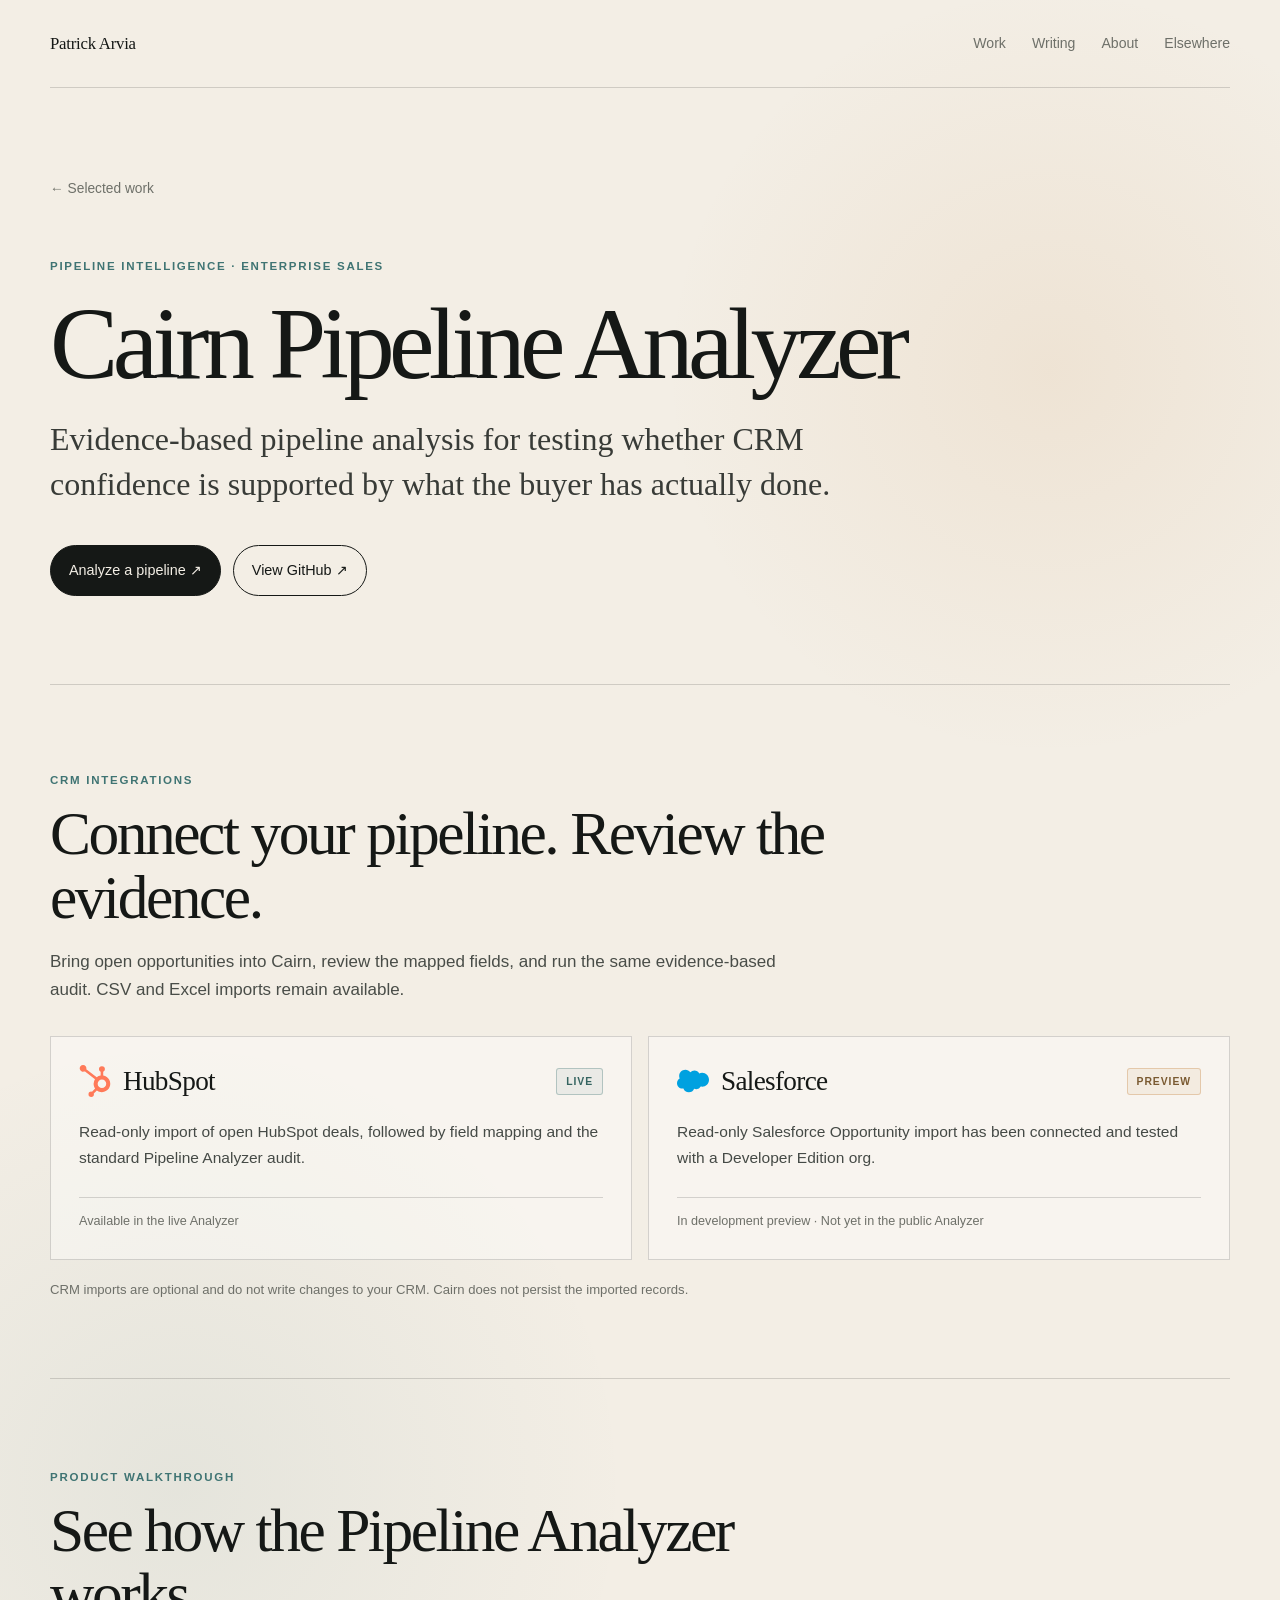
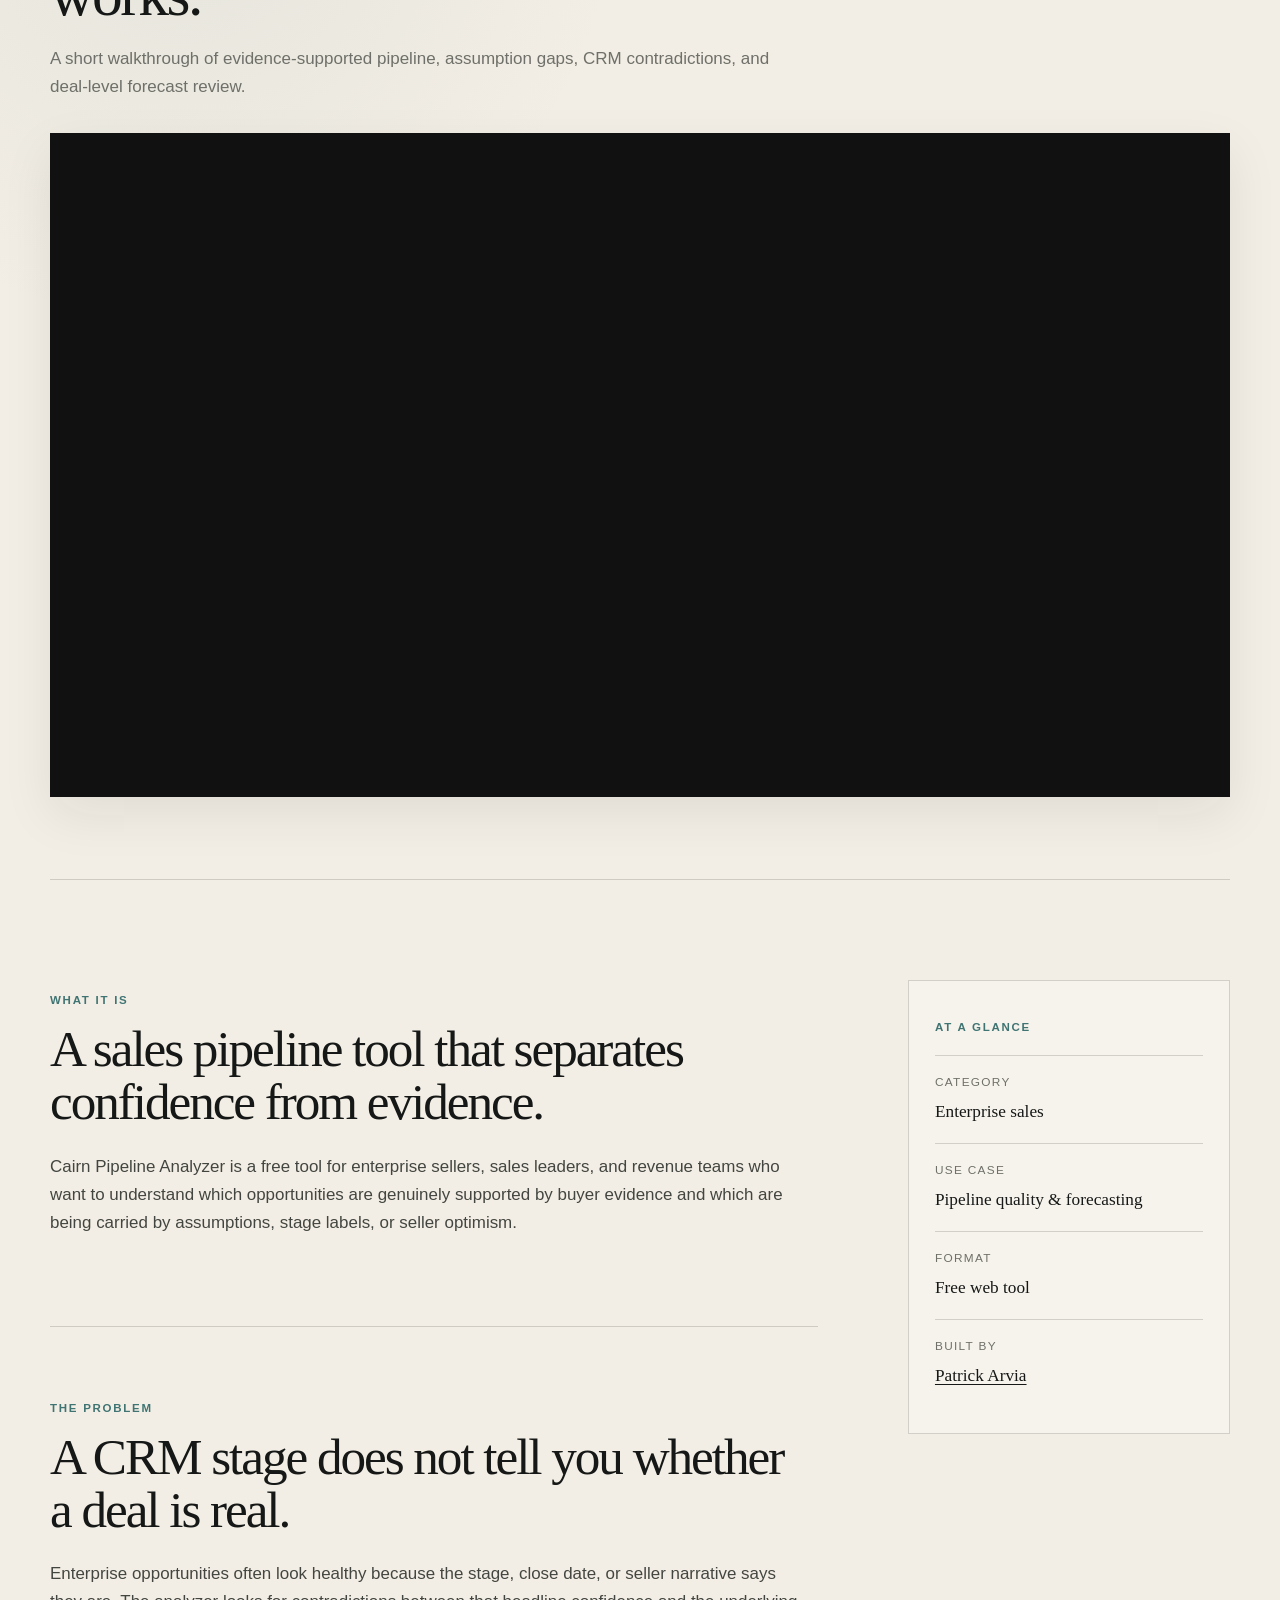
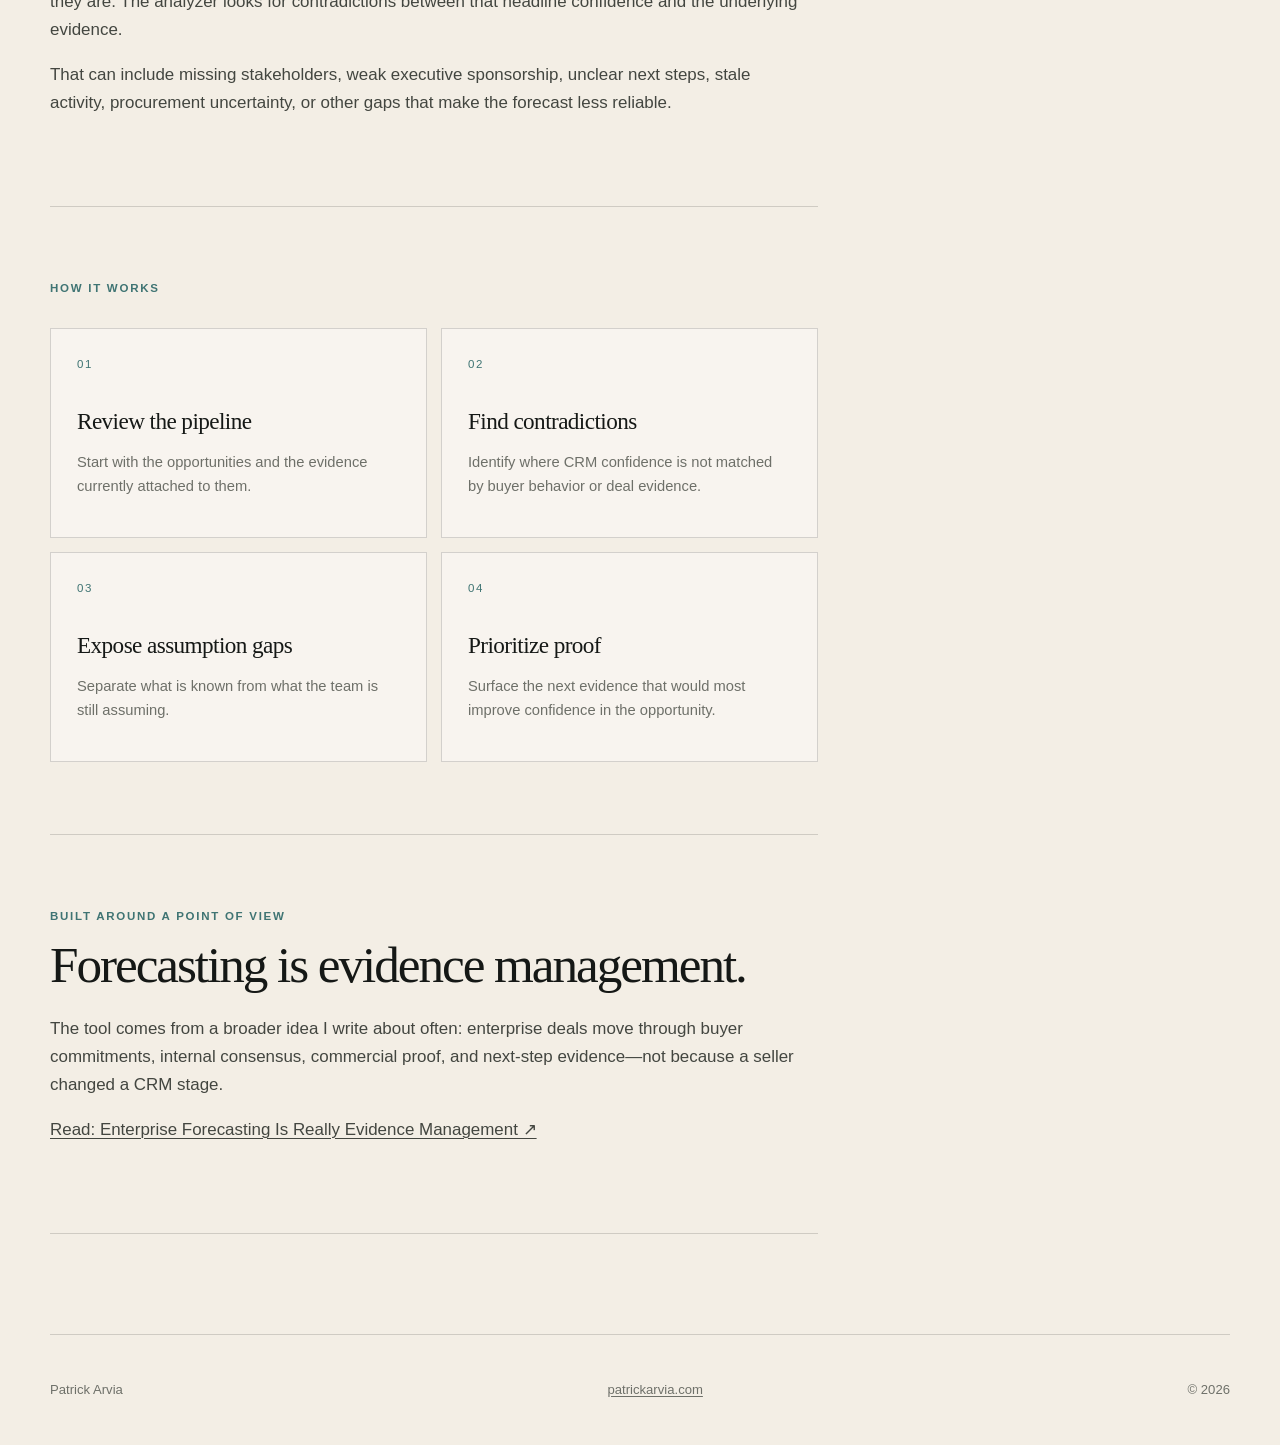
<file: pipeline-analyzer/index.html>
<!doctype html>
<html lang="en">
<head>
  <meta charset="utf-8" />
  <meta name="viewport" content="width=device-width, initial-scale=1" />
  <title>Cairn Pipeline Analyzer | Enterprise Sales Pipeline Analysis</title>
  <meta name="description" content="Cairn Pipeline Analyzer helps enterprise sales teams test pipeline confidence against buyer evidence, deal risk, stakeholder engagement, and next steps." />
  <link rel="canonical" href="https://patrickarvia.com/pipeline-analyzer/" />
  <link rel="icon" href="/favicon-96.png" sizes="96x96" type="image/png" />
  <link rel="icon" href="/favicon.svg" type="image/svg+xml" />
  <meta name="robots" content="index,follow,max-image-preview:large" />
  <meta name="author" content="Patrick Arvia" />
  <meta property="og:type" content="website" />
  <meta property="og:title" content="Cairn Pipeline Analyzer | Enterprise Sales Pipeline Analysis" />
  <meta property="og:description" content="Evidence-based pipeline analysis for testing whether a deal is as real as the CRM says it is." />
  <meta property="og:url" content="https://patrickarvia.com/pipeline-analyzer/" />
  <meta property="og:site_name" content="Patrick Arvia" />
  <meta name="twitter:card" content="summary" />
  <meta name="twitter:title" content="Cairn Pipeline Analyzer" />
  <meta name="twitter:description" content="Evidence-based pipeline analysis for enterprise sales teams." />
  <link rel="stylesheet" href="/styles.css" />
  <script type="application/ld+json">
  {
    "@context": "https://schema.org",
    "@type": "SoftwareApplication",
    "name": "Cairn Pipeline Analyzer",
    "url": "https://patrickarvia.com/pipeline-analyzer/",
    "description": "A free enterprise sales tool that evaluates whether CRM pipeline confidence is supported by buyer evidence, stakeholder engagement, risk signals, and next-step discipline.",
    "applicationCategory": "BusinessApplication",
    "operatingSystem": "Web",
    "author": {
      "@type": "Person",
      "name": "Patrick Arvia",
      "url": "https://patrickarvia.com/"
    },
    "sameAs": [
      "https://cairn-pipeline-analyzer.vercel.app/",
      "https://github.com/patrickarvia/cairn-pipeline-analyzer"
    ]
  }
  </script>
  <script type="application/ld+json">
  {
    "@context": "https://schema.org",
    "@type": "VideoObject",
    "name": "Cairn Pipeline Analyzer: See What Your Pipeline Actually Supports",
    "description": "A walkthrough of Cairn Pipeline Analyzer showing evidence-supported pipeline, assumption gaps, CRM contradictions, and deal-level forecast review.",
    "thumbnailUrl": "https://i.ytimg.com/vi/miWucgkdnis/maxresdefault.jpg",
    "uploadDate": "2026-10-28T18:35:02Z",
    "duration": "PT2M35S",
    "embedUrl": "https://www.youtube.com/embed/miWucgkdnis",
    "contentUrl": "https://www.youtube.com/watch?v=miWucgkdnis"
  }
  </script>
</head>
<body>
  <header class="site-header">
    <a class="brand" href="/" aria-label="Patrick Arvia home">Patrick Arvia</a>
    <nav aria-label="Primary navigation">
      <a href="/#work">Work</a>
      <a href="/#writing">Writing</a>
      <a href="/#about">About</a>
      <a href="/#elsewhere">Elsewhere</a>
    </nav>
  </header>

  <main>
    <section class="product-hero shell">
      <a class="breadcrumb" href="/#work">← Selected work</a>
      <div class="eyebrow">Pipeline intelligence · Enterprise sales</div>
      <h1>Cairn Pipeline Analyzer</h1>
      <p class="product-lede">Evidence-based pipeline analysis for testing whether CRM confidence is supported by what the buyer has actually done.</p>
      <div class="hero-links">
        <a class="button primary" href="https://cairn-pipeline-analyzer.vercel.app/" target="_blank" rel="noreferrer">Analyze a pipeline ↗</a>
        <a class="button secondary" href="https://github.com/patrickarvia/cairn-pipeline-analyzer" target="_blank" rel="noreferrer">View GitHub ↗</a>
      </div>
    </section>


    <section class="product-integrations shell" aria-labelledby="pipeline-integrations-title">
      <div class="integration-intro">
        <p class="section-kicker">CRM integrations</p>
        <h2 id="pipeline-integrations-title">Connect your pipeline. Review the evidence.</h2>
        <p>Bring open opportunities into Cairn, review the mapped fields, and run the same evidence-based audit. CSV and Excel imports remain available.</p>
      </div>
      <div class="integration-grid">
        <article class="integration-card">
          <div class="integration-card-top">
            <div class="integration-brand"><img src="/assets/hubspot-mark.svg" alt="" width="32" height="32" loading="lazy" /><h3>HubSpot</h3></div>
            <span class="integration-state">Live</span>
          </div>
          <p>Read-only import of open HubSpot deals, followed by field mapping and the standard Pipeline Analyzer audit.</p>
          <p class="integration-detail">Available in the live Analyzer</p>
        </article>
        <article class="integration-card">
          <div class="integration-card-top">
            <div class="integration-brand"><img src="/assets/salesforce-mark.svg" alt="" width="32" height="32" loading="lazy" /><h3>Salesforce</h3></div>
            <span class="integration-state preview">Preview</span>
          </div>
          <p>Read-only Salesforce Opportunity import has been connected and tested with a Developer Edition org.</p>
          <p class="integration-detail">In development preview · Not yet in the public Analyzer</p>
        </article>
      </div>
      <p class="integration-footnote">CRM imports are optional and do not write changes to your CRM. Cairn does not persist the imported records.</p>
    </section>

    <section class="product-video-section shell" aria-labelledby="pipeline-walkthrough-title">
      <div class="product-video-heading">
        <p class="section-kicker">Product walkthrough</p>
        <h2 id="pipeline-walkthrough-title">See how the Pipeline Analyzer works.</h2>
        <p>A short walkthrough of evidence-supported pipeline, assumption gaps, CRM contradictions, and deal-level forecast review.</p>
      </div>
      <div class="product-video-frame">
        <iframe
          src="https://www.youtube-nocookie.com/embed/miWucgkdnis"
          title="Cairn Pipeline Analyzer walkthrough"
          loading="lazy"
          allow="accelerometer; autoplay; clipboard-write; encrypted-media; gyroscope; picture-in-picture; web-share"
          referrerpolicy="strict-origin-when-cross-origin"
          allowfullscreen></iframe>
      </div>
    </section>

    <section class="section shell product-layout">
      <div class="product-main">
        <div class="product-section">
          <p class="section-kicker">What it is</p>
          <h2>A sales pipeline tool that separates confidence from evidence.</h2>
          <p>Cairn Pipeline Analyzer is a free tool for enterprise sellers, sales leaders, and revenue teams who want to understand which opportunities are genuinely supported by buyer evidence and which are being carried by assumptions, stage labels, or seller optimism.</p>
        </div>

        <div class="product-section">
          <p class="section-kicker">The problem</p>
          <h2>A CRM stage does not tell you whether a deal is real.</h2>
          <p>Enterprise opportunities often look healthy because the stage, close date, or seller narrative says they are. The analyzer looks for contradictions between that headline confidence and the underlying evidence.</p>
          <p>That can include missing stakeholders, weak executive sponsorship, unclear next steps, stale activity, procurement uncertainty, or other gaps that make the forecast less reliable.</p>
        </div>

        <div class="product-section">
          <p class="section-kicker">How it works</p>
          <div class="product-grid">
            <div><span>01</span><h3>Review the pipeline</h3><p>Start with the opportunities and the evidence currently attached to them.</p></div>
            <div><span>02</span><h3>Find contradictions</h3><p>Identify where CRM confidence is not matched by buyer behavior or deal evidence.</p></div>
            <div><span>03</span><h3>Expose assumption gaps</h3><p>Separate what is known from what the team is still assuming.</p></div>
            <div><span>04</span><h3>Prioritize proof</h3><p>Surface the next evidence that would most improve confidence in the opportunity.</p></div>
          </div>
        </div>

        <div class="product-section">
          <p class="section-kicker">Built around a point of view</p>
          <h2>Forecasting is evidence management.</h2>
          <p>The tool comes from a broader idea I write about often: enterprise deals move through buyer commitments, internal consensus, commercial proof, and next-step evidence—not because a seller changed a CRM stage.</p>
          <p><a href="https://patrickarvia.substack.com/p/enterprise-forecasting-is-really" target="_blank" rel="noreferrer">Read: Enterprise Forecasting Is Really Evidence Management ↗</a></p>
        </div>
      </div>

      <aside class="product-facts">
        <p class="section-kicker">At a glance</p>
        <dl>
          <div><dt>Category</dt><dd>Enterprise sales</dd></div>
          <div><dt>Use case</dt><dd>Pipeline quality & forecasting</dd></div>
          <div><dt>Format</dt><dd>Free web tool</dd></div>
          <div><dt>Built by</dt><dd><a href="/">Patrick Arvia</a></dd></div>
        </dl>
      </aside>
    </section>
  </main>

  <footer class="site-footer shell">
    <span>Patrick Arvia</span>
    <a href="/">patrickarvia.com</a>
    <span>© 2026</span>
  </footer>
</body>
</html>
</file>
<file: styles.css>
:root {
  --paper: #f3eee5;
  --paper-deep: #e8dfd2;
  --ink: #151816;
  --muted: #6e7069;
  --line: rgba(21, 24, 22, 0.16);
  --navy: #10242b;
  --teal: #3f7473;
  --ochre: #c88c4b;
  --card: rgba(255, 255, 255, 0.36);
  --max: 1180px;
}

* {
  box-sizing: border-box;
}

html {
  scroll-behavior: smooth;
}

body {
  margin: 0;
  background:
    radial-gradient(circle at 82% 8%, rgba(200, 140, 75, 0.11), transparent 24rem),
    radial-gradient(circle at 14% 32%, rgba(63, 116, 115, 0.08), transparent 28rem),
    var(--paper);
  color: var(--ink);
  font-family: Inter, ui-sans-serif, -apple-system, BlinkMacSystemFont, "Segoe UI", sans-serif;
  font-size: 17px;
  line-height: 1.65;
  -webkit-font-smoothing: antialiased;
}

a {
  color: inherit;
  text-decoration-thickness: 1px;
  text-underline-offset: 0.18em;
}

a:hover {
  text-decoration-color: var(--teal);
}

.shell {
  width: min(calc(100% - 48px), var(--max));
  margin: 0 auto;
}

.site-header {
  width: min(calc(100% - 48px), var(--max));
  margin: 0 auto;
  min-height: 88px;
  display: flex;
  align-items: center;
  justify-content: space-between;
  gap: 28px;
  border-bottom: 1px solid var(--line);
}

.brand {
  font-family: Georgia, "Times New Roman", serif;
  font-size: 1.05rem;
  text-decoration: none;
  letter-spacing: -0.015em;
}

nav {
  display: flex;
  gap: 26px;
  font-size: 0.88rem;
}

nav a {
  text-decoration: none;
  color: var(--muted);
}

nav a:hover {
  color: var(--ink);
}

.hero {
  padding: 128px 0 122px;
  border-bottom: 1px solid var(--line);
}

.eyebrow,
.section-kicker,
.card-meta {
  text-transform: uppercase;
  letter-spacing: 0.15em;
  font-size: 0.72rem;
  font-weight: 650;
  color: var(--teal);
}

.hero h1 {
  max-width: 1040px;
  margin: 20px 0 30px;
  font-family: Georgia, "Times New Roman", serif;
  font-size: clamp(3.9rem, 8vw, 7.8rem);
  line-height: 0.96;
  font-weight: 400;
  letter-spacing: -0.055em;
}

.hero-copy {
  max-width: 730px;
  margin: 0;
  font-size: clamp(1.16rem, 2vw, 1.45rem);
  color: #383b37;
}

.hero-links {
  display: flex;
  flex-wrap: wrap;
  gap: 12px;
  margin-top: 38px;
}

.button {
  display: inline-flex;
  align-items: center;
  justify-content: center;
  padding: 13px 18px;
  border: 1px solid var(--ink);
  border-radius: 999px;
  font-size: 0.9rem;
  text-decoration: none;
  transition: 160ms ease;
}

.button.primary {
  background: var(--ink);
  color: var(--paper);
}

.button.secondary {
  background: transparent;
}

.button:hover {
  transform: translateY(-1px);
}

.section {
  padding: 100px 0;
  border-bottom: 1px solid var(--line);
}

.section-heading {
  max-width: 700px;
  margin-bottom: 46px;
}

.section-heading h2,
.contact h2 {
  margin: 12px 0 0;
  font-family: Georgia, "Times New Roman", serif;
  font-size: clamp(2.45rem, 5vw, 4.7rem);
  line-height: 1.02;
  font-weight: 400;
  letter-spacing: -0.04em;
}

.section-heading p:not(.section-kicker) {
  color: var(--muted);
  max-width: 590px;
}

.work-grid {
  display: grid;
  grid-template-columns: repeat(2, minmax(0, 1fr));
  gap: 16px;
}

.work-card {
  min-height: 330px;
  padding: 32px;
  border: 1px solid var(--line);
  border-radius: 2px;
  background: var(--card);
  display: flex;
  flex-direction: column;
}

.work-card.featured {
  background: var(--navy);
  color: #f8f2e7;
  border-color: var(--navy);
}

.card-topline {
  display: flex;
  align-items: center;
  justify-content: space-between;
  gap: 18px;
}

.project-mark {
  width: 34px;
  height: 34px;
  border-radius: 50%;
  border: 1px solid rgba(21, 24, 22, 0.18);
  display: inline-flex;
  align-items: center;
  justify-content: center;
  flex: 0 0 auto;
  font-family: Georgia, "Times New Roman", serif;
  font-size: 0.84rem;
  color: var(--muted);
  background: rgba(255, 255, 255, 0.18);
}

.project-mark.paw {
  background: rgba(200, 140, 75, 0.13);
  color: #8a5c2f;
}

.work-card.featured .project-mark {
  border-color: rgba(248, 242, 231, 0.3);
  color: #b9d8d5;
  background: rgba(255, 255, 255, 0.05);
}

.work-card.featured .card-meta {
  color: #8fc4c2;
}

.work-card h3 {
  margin: 14px 0 12px;
  font-family: Georgia, "Times New Roman", serif;
  font-size: 2rem;
  font-weight: 400;
  letter-spacing: -0.035em;
}

.work-card p {
  max-width: 590px;
  color: var(--muted);
}

.work-card.featured p {
  color: rgba(248, 242, 231, 0.74);
}

.card-links {
  margin-top: auto;
  display: flex;
  gap: 18px;
  flex-wrap: wrap;
  font-size: 0.86rem;
}

.split-section {
  display: grid;
  grid-template-columns: 0.8fr 1.2fr;
  gap: 86px;
}

.sticky-heading {
  margin-bottom: 0;
}

.writing-list {
  border-top: 1px solid var(--line);
}

.writing-item {
  display: grid;
  grid-template-columns: 1fr auto;
  gap: 24px;
  align-items: center;
  min-height: 105px;
  border-bottom: 1px solid var(--line);
  font-family: Georgia, "Times New Roman", serif;
  font-size: clamp(1.35rem, 2vw, 1.8rem);
  text-decoration: none;
}

.writing-item:hover {
  color: var(--teal);
}

.arrow {
  font-family: Inter, ui-sans-serif, sans-serif;
  color: var(--muted);
  font-size: 0.72rem;
  white-space: nowrap;
}

.writing-more {
  display: inline-block;
  margin-top: 24px;
  font-size: 0.92rem;
}

.about {
  display: grid;
  grid-template-columns: 0.78fr 0.72fr 1.2fr;
  gap: 54px;
  align-items: start;
}

.about .section-heading {
  margin-bottom: 0;
}

.about-portrait {
  margin: 2px 0 0;
  width: min(100%, 360px);
  align-self: start;
}

.about-portrait img {
  display: block;
  width: 100%;
  height: auto;
  aspect-ratio: 1;
  object-fit: cover;
  border-radius: 50%;
  border: 1px solid rgba(21, 24, 22, 0.1);
  box-shadow: 0 18px 48px rgba(21, 24, 22, 0.08);
}

.about-copy {
  max-width: 720px;
  font-family: Georgia, "Times New Roman", serif;
  font-size: clamp(1.27rem, 2vw, 1.72rem);
  line-height: 1.5;
}

.about-copy p {
  margin-top: 0;
}

.about-copy p + p {
  margin-top: 26px;
}

.elsewhere {
  display: grid;
  grid-template-columns: 0.8fr 1.2fr;
  gap: 86px;
}

.elsewhere .section-heading {
  margin-bottom: 0;
}

.elsewhere-links {
  display: grid;
  grid-template-columns: repeat(2, minmax(0, 1fr));
  border-top: 1px solid var(--line);
}

.elsewhere-links a {
  padding: 20px 0;
  border-bottom: 1px solid var(--line);
  text-decoration: none;
  font-size: 1.05rem;
}

.elsewhere-links a:nth-child(odd) {
  padding-right: 18px;
}

.contact {
  padding-top: 94px;
  padding-bottom: 94px;
}

.contact h2 {
  max-width: 920px;
  margin-bottom: 34px;
}

.site-footer {
  min-height: 110px;
  display: flex;
  align-items: center;
  justify-content: space-between;
  gap: 20px;
  color: var(--muted);
  font-size: 0.82rem;
}

@media (max-width: 980px) {
  .about {
    grid-template-columns: 0.85fr 1.15fr;
  }

  .about .section-heading {
    grid-column: 1 / -1;
    max-width: 760px;
  }

  .about-portrait {
    width: min(100%, 330px);
  }
}

@media (max-width: 820px) {
  .shell,
  .site-header {
    width: min(calc(100% - 32px), var(--max));
  }

  .site-header {
    min-height: 74px;
  }

  nav {
    gap: 14px;
    font-size: 0.78rem;
  }

  nav a:nth-child(3) {
    display: none;
  }

  .hero {
    padding: 88px 0 82px;
  }

  .hero h1 {
    font-size: clamp(3.35rem, 15vw, 5.3rem);
  }

  .section {
    padding: 76px 0;
  }

  .work-grid,
  .split-section,
  .about,
  .elsewhere {
    grid-template-columns: 1fr;
  }

  .split-section,
  .about,
  .elsewhere {
    gap: 36px;
  }

  .about .section-heading {
    grid-column: auto;
  }

  .about-portrait {
    width: min(82vw, 340px);
  }

  .work-card {
    min-height: 290px;
  }

  .elsewhere-links {
    grid-template-columns: 1fr;
  }

  .elsewhere-links a:nth-child(odd) {
    padding-right: 0;
  }

  .site-footer {
    align-items: flex-start;
    justify-content: center;
    flex-direction: column;
    padding: 28px 0;
  }
}

@media (max-width: 520px) {
  body {
    font-size: 16px;
  }

  .brand {
    font-size: 0.94rem;
  }

  nav a:nth-child(2) {
    display: none;
  }

  .hero h1 {
    letter-spacing: -0.045em;
  }

  .button {
    width: 100%;
  }

  .work-card {
    padding: 26px;
  }

  .writing-item {
    min-height: 92px;
    gap: 14px;
  }

  .arrow {
    font-size: 0.68rem;
  }

  .about-portrait {
    width: min(88vw, 320px);
  }
}


/* Product and service entity pages */
.product-hero {
  padding: 86px 0 88px;
  border-bottom: 1px solid var(--line);
}

.breadcrumb {
  display: inline-block;
  margin-bottom: 56px;
  color: var(--muted);
  font-size: 0.86rem;
  text-decoration: none;
}

.product-hero h1 {
  max-width: 1000px;
  margin: 18px 0 24px;
  font-family: Georgia, "Times New Roman", serif;
  font-size: clamp(3.8rem, 8vw, 7.2rem);
  line-height: 0.97;
  font-weight: 400;
  letter-spacing: -0.055em;
}

.product-lede {
  max-width: 820px;
  margin: 0;
  font-family: Georgia, "Times New Roman", serif;
  font-size: clamp(1.35rem, 2.5vw, 2rem);
  line-height: 1.4;
  color: #383b37;
}

.product-layout {
  display: grid;
  grid-template-columns: minmax(0, 1.55fr) minmax(260px, 0.65fr);
  gap: 90px;
  align-items: start;
}

.product-main {
  min-width: 0;
}

.product-section {
  padding: 0 0 72px;
  margin-bottom: 72px;
  border-bottom: 1px solid var(--line);
}

.product-section:last-child {
  margin-bottom: 0;
}

.product-section h2 {
  max-width: 760px;
  margin: 12px 0 24px;
  font-family: Georgia, "Times New Roman", serif;
  font-size: clamp(2.2rem, 4vw, 3.75rem);
  line-height: 1.04;
  font-weight: 400;
  letter-spacing: -0.04em;
}

.product-section > p:not(.section-kicker) {
  max-width: 760px;
  color: #434640;
  font-size: 1.06rem;
}

.product-grid {
  display: grid;
  grid-template-columns: repeat(2, minmax(0, 1fr));
  gap: 14px;
  margin-top: 30px;
}

.product-grid > div {
  min-height: 210px;
  padding: 26px;
  border: 1px solid var(--line);
  background: var(--card);
}

.product-grid span {
  display: block;
  margin-bottom: 28px;
  color: var(--teal);
  font-size: 0.72rem;
  letter-spacing: 0.14em;
}

.product-grid h3 {
  margin: 0 0 10px;
  font-family: Georgia, "Times New Roman", serif;
  font-size: 1.45rem;
  font-weight: 400;
  letter-spacing: -0.025em;
}

.product-grid p {
  margin: 0;
  color: var(--muted);
  font-size: 0.92rem;
}

.product-facts {
  position: sticky;
  top: 28px;
  padding: 26px;
  border: 1px solid var(--line);
  background: rgba(255, 255, 255, 0.28);
}

.product-facts dl {
  margin: 18px 0 0;
}

.product-facts dl > div {
  padding: 17px 0;
  border-top: 1px solid var(--line);
}

.product-facts dt {
  color: var(--muted);
  font-size: 0.74rem;
  text-transform: uppercase;
  letter-spacing: 0.11em;
}

.product-facts dd {
  margin: 5px 0 0;
  font-family: Georgia, "Times New Roman", serif;
  font-size: 1.08rem;
}

@media (max-width: 820px) {
  .product-hero {
    padding: 62px 0 68px;
  }

  .breadcrumb {
    margin-bottom: 40px;
  }

  .product-layout {
    grid-template-columns: 1fr;
    gap: 42px;
  }

  .product-facts {
    position: static;
  }
}

@media (max-width: 560px) {
  .product-grid {
    grid-template-columns: 1fr;
  }

  .product-section {
    padding-bottom: 56px;
    margin-bottom: 56px;
  }
}


/* Product walkthrough video */
.product-video-section {
  padding: 78px 0 82px;
  border-bottom: 1px solid var(--line);
}

.product-video-heading {
  max-width: 820px;
  margin-bottom: 32px;
}

.product-video-heading h2 {
  margin: 12px 0 18px;
  font-family: Georgia, "Times New Roman", serif;
  font-size: clamp(2.35rem, 4.8vw, 4.35rem);
  line-height: 1.04;
  font-weight: 400;
  letter-spacing: -0.04em;
}

.product-video-heading p:not(.section-kicker) {
  max-width: 720px;
  margin: 0;
  color: var(--muted);
}

.product-video-frame {
  width: 100%;
  aspect-ratio: 16 / 9;
  overflow: hidden;
  border: 1px solid var(--line);
  background: #111;
  box-shadow: 0 18px 48px rgba(21, 24, 22, 0.08);
}

.product-video-frame iframe {
  display: block;
  width: 100%;
  height: 100%;
  border: 0;
}

@media (max-width: 820px) {
  .product-video-section {
    padding: 58px 0 62px;
  }
}


/* Cairn Pipeline Analyzer CRM integrations — editorial, low-contrast treatment. */
.work-integrations{
  display:flex;align-items:center;flex-wrap:wrap;gap:8px;
  margin:10px 0 26px;
}
.work-integrations-label{
  color:rgba(248,242,231,.65);font-size:.62rem;
  text-transform:uppercase;letter-spacing:.12em;font-weight:650;margin-right:4px;
}
.work-integrations-brand{
  display:inline-flex;align-items:center;gap:7px;min-height:31px;
  padding:5px 9px;border:1px solid rgba(248,242,231,.22);
  border-radius:3px;color:#f8f2e7;font-size:.76rem;line-height:1.3;
  white-space:nowrap;background:rgba(255,255,255,.04);
}
.work-integrations-brand img{width:18px;height:18px;display:block;object-fit:contain}
.work-integrations-brand small{
  font-size:.62rem;line-height:1.2;letter-spacing:.02em;
  color:rgba(248,242,231,.65);margin-left:1px;
}

.product-integrations{
  padding:74px 0 78px;border-bottom:1px solid var(--line);
}
.integration-intro{max-width:900px;margin-bottom:32px}
.integration-intro h2{
  margin:12px 0 18px;font-family:Georgia,"Times New Roman",serif;
  font-size:clamp(2.35rem,4.8vw,4.35rem);line-height:1.04;
  font-weight:400;letter-spacing:-.04em;
}
.integration-intro > p:not(.section-kicker){
  margin:0;max-width:730px;color:#494d48;
}
.integration-grid{display:grid;grid-template-columns:repeat(2,minmax(0,1fr));gap:16px}
.integration-card{
  display:flex;flex-direction:column;min-width:0;padding:28px;
  border:1px solid var(--line);background:var(--card);
}
.integration-card-top{
  display:flex;justify-content:space-between;align-items:center;
  flex-wrap:wrap;gap:14px;
}
.integration-brand{display:flex;align-items:center;gap:12px;min-width:0}
.integration-brand img{display:block;width:32px;height:32px;object-fit:contain;flex:0 0 32px}
.integration-brand h3{
  font-family:Georgia,"Times New Roman",serif;font-size:1.7rem;
  font-weight:400;letter-spacing:-.025em;line-height:1.2;margin:0;
}
.integration-state{
  display:inline-flex;align-items:center;min-height:27px;
  padding:4px 9px;border:1px solid rgba(63,116,115,.33);
  border-radius:3px;color:#356460;background:rgba(63,116,115,.07);
  font-size:.65rem;font-weight:650;letter-spacing:.09em;text-transform:uppercase;
}
.integration-state.preview{
  color:#7a5a31;border-color:rgba(200,140,75,.36);
  background:rgba(200,140,75,.09);
}
.integration-card>p:not(.integration-detail){
  margin:22px 0 26px;color:#454a46;font-size:.97rem;flex:1;
}
.integration-card .integration-detail{
  margin:0;padding-top:14px;border-top:1px solid var(--line);
  color:var(--muted);font-size:.79rem;line-height:1.5;
}
.integration-footnote{
  margin:19px 0 0;color:var(--muted);font-size:.82rem;line-height:1.6;
}
@media(max-width:720px){
  .product-integrations{padding:58px 0 62px}
  .integration-grid{grid-template-columns:minmax(0,1fr)}
  .integration-card{padding:24px}
}
</file>
